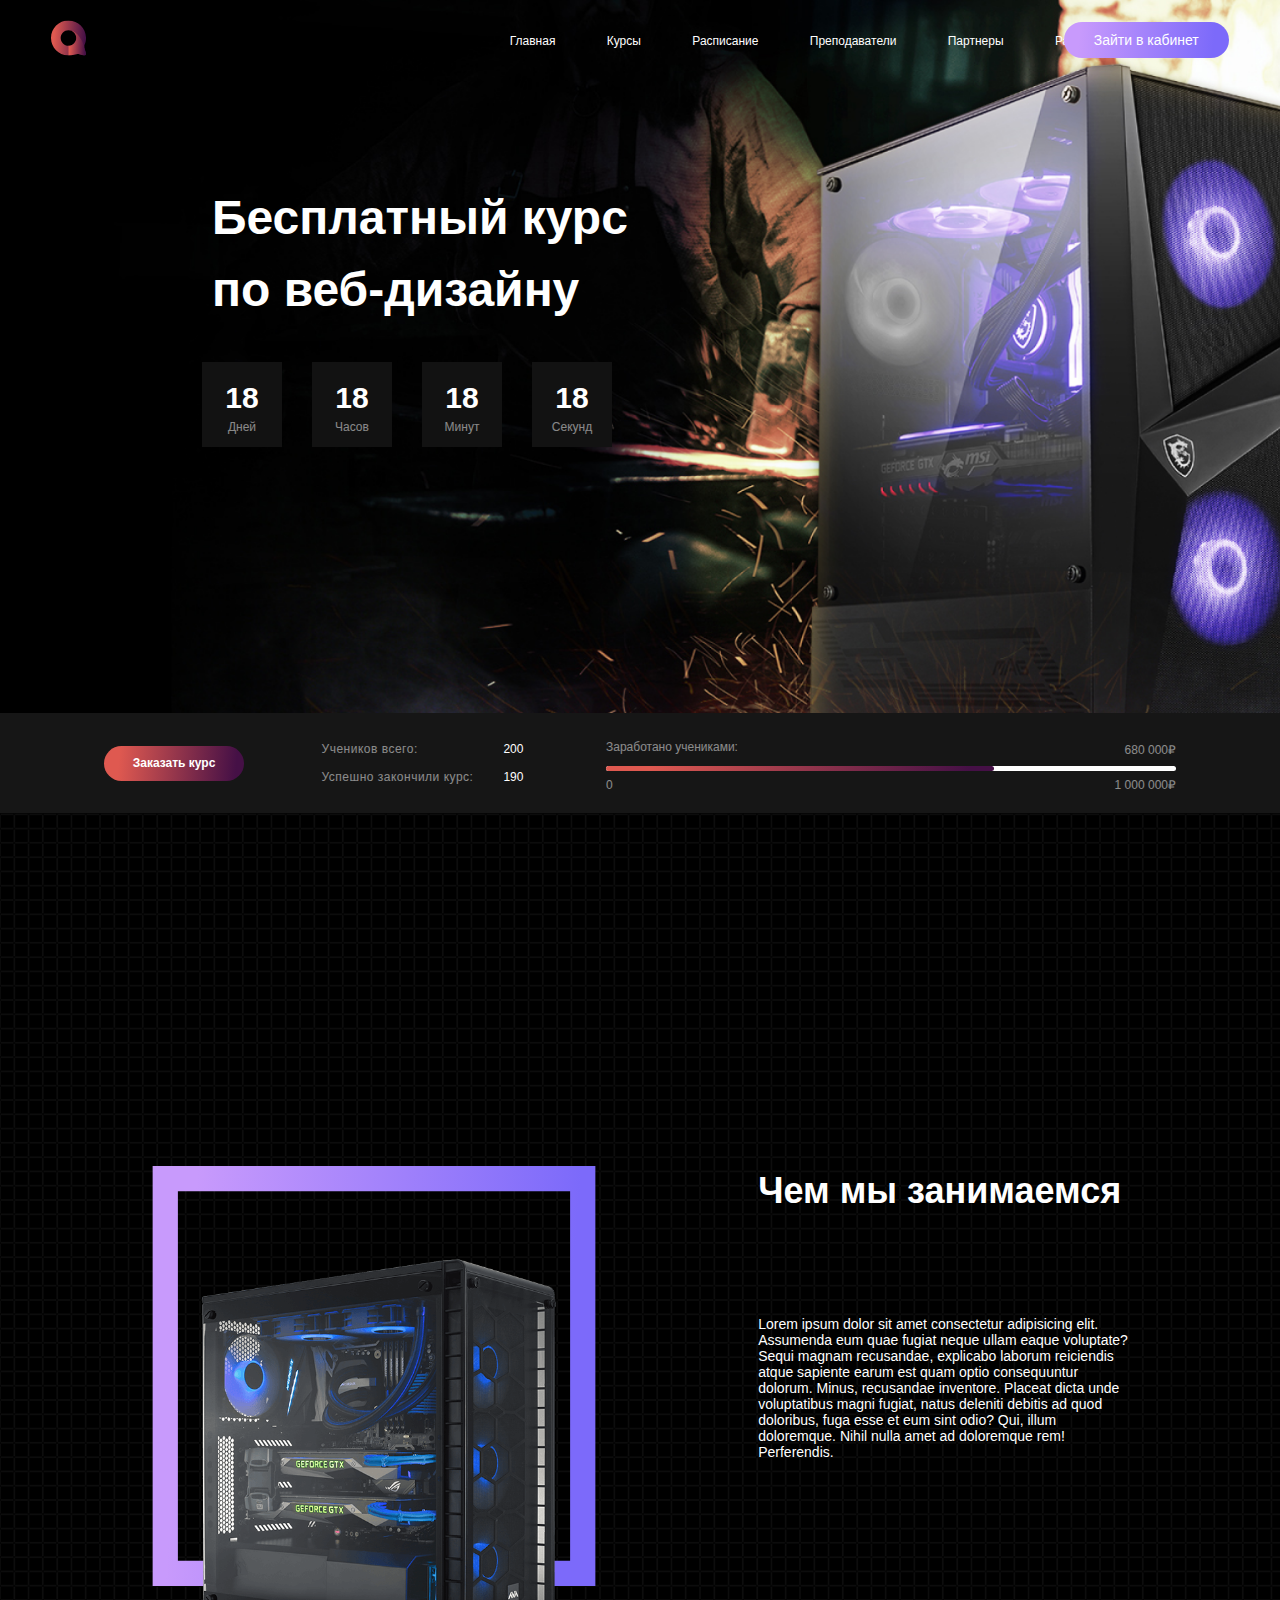
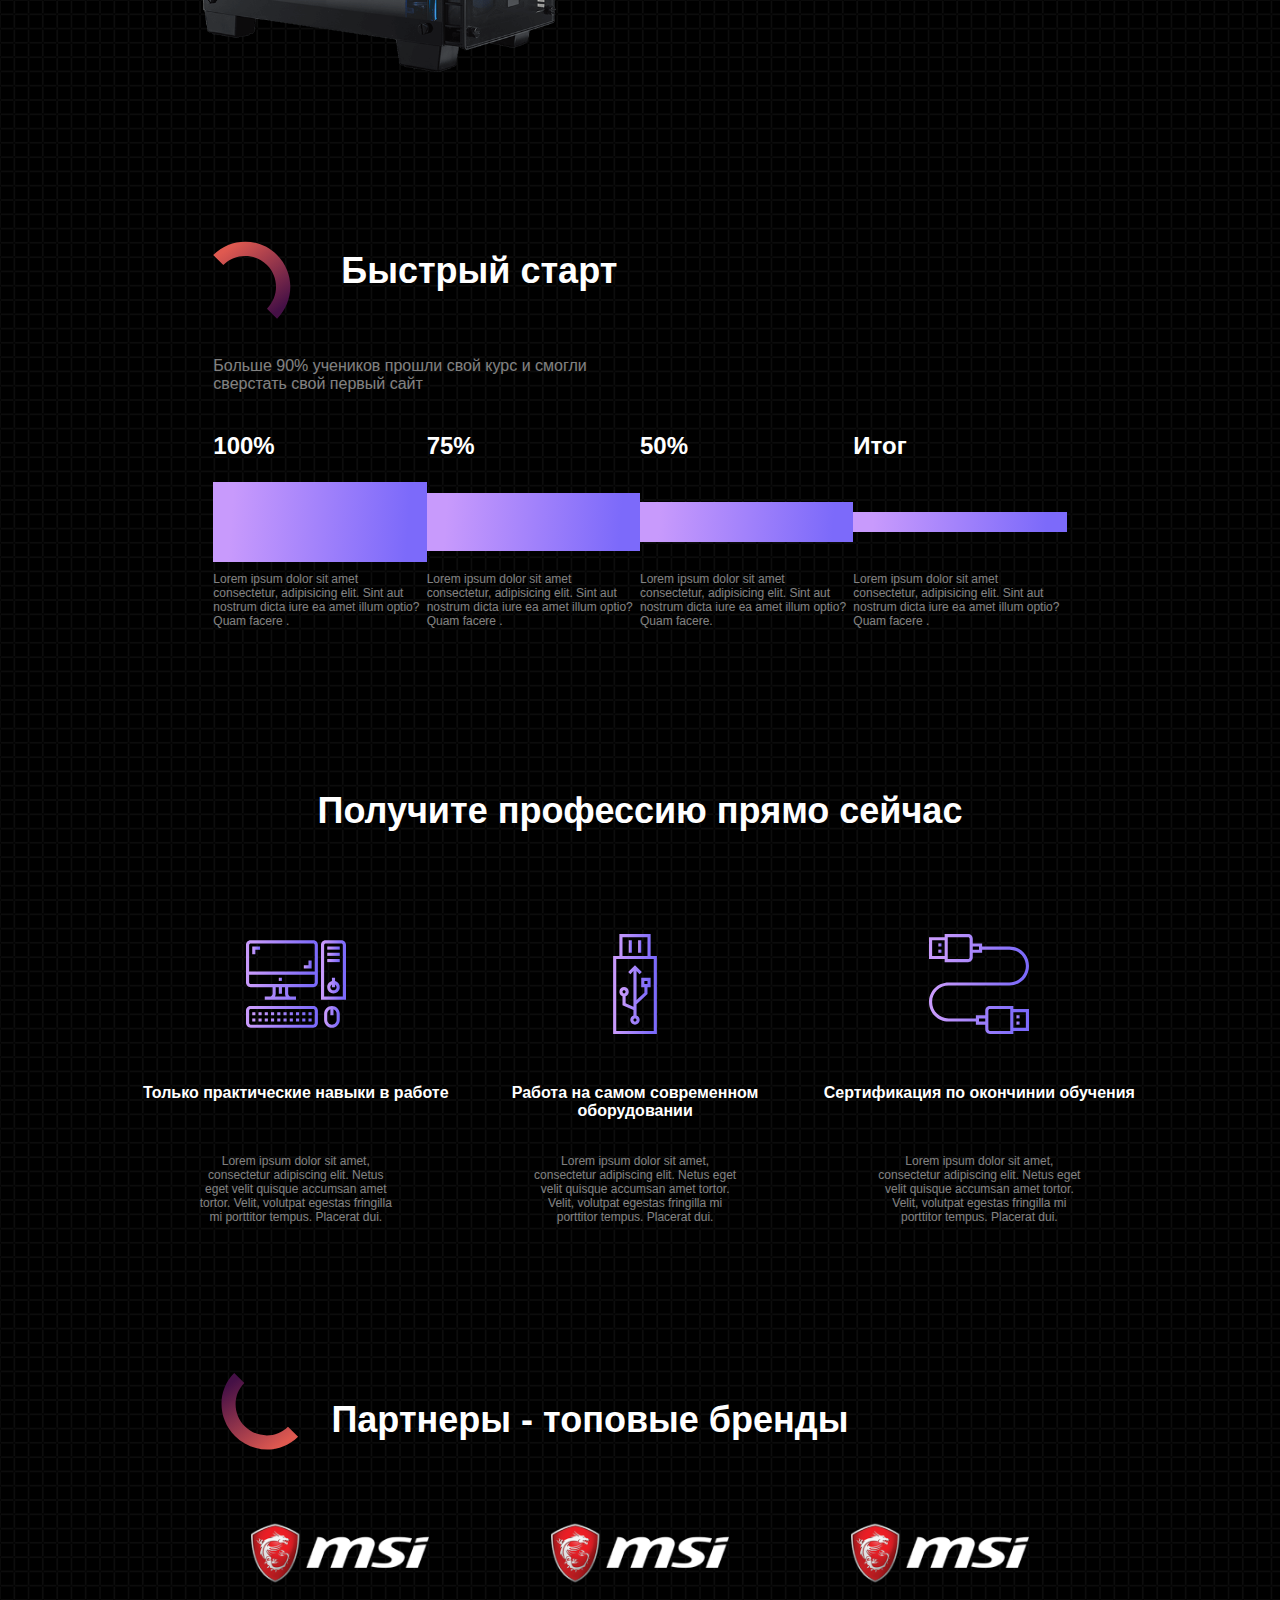
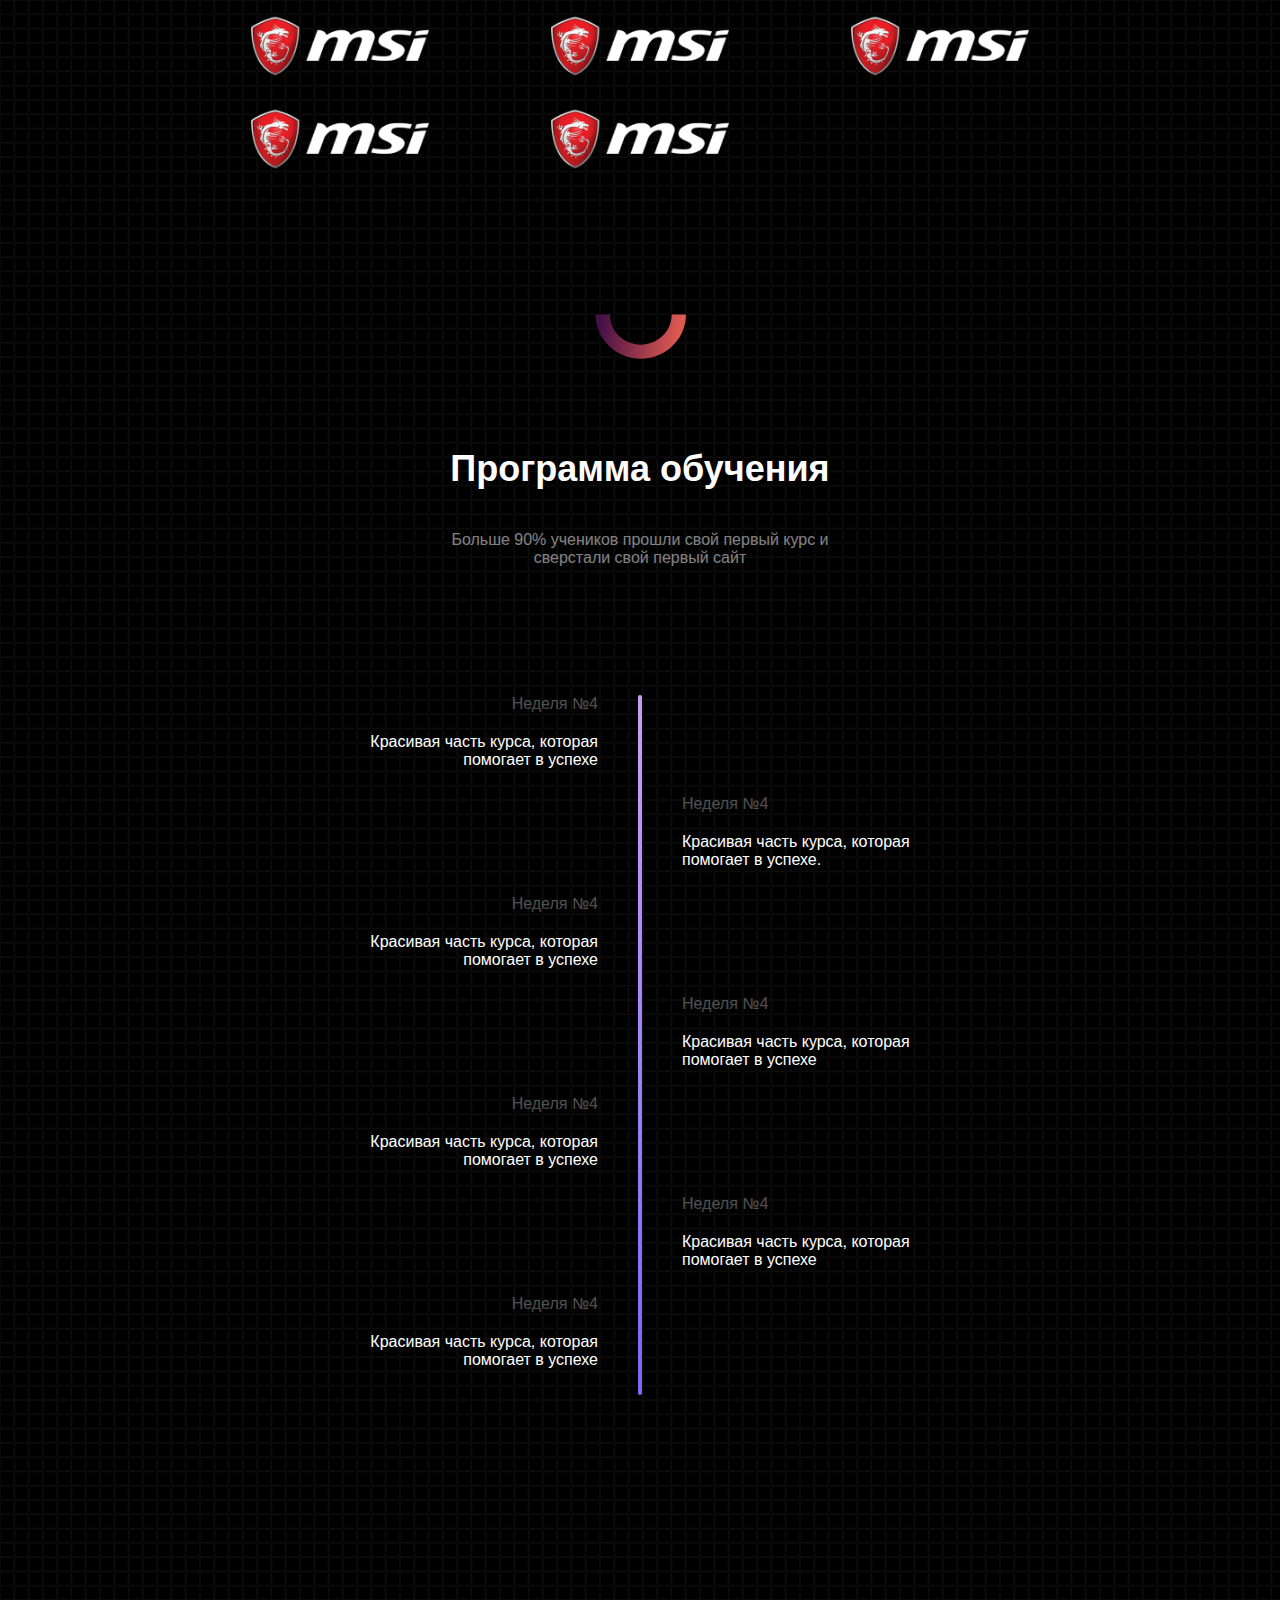
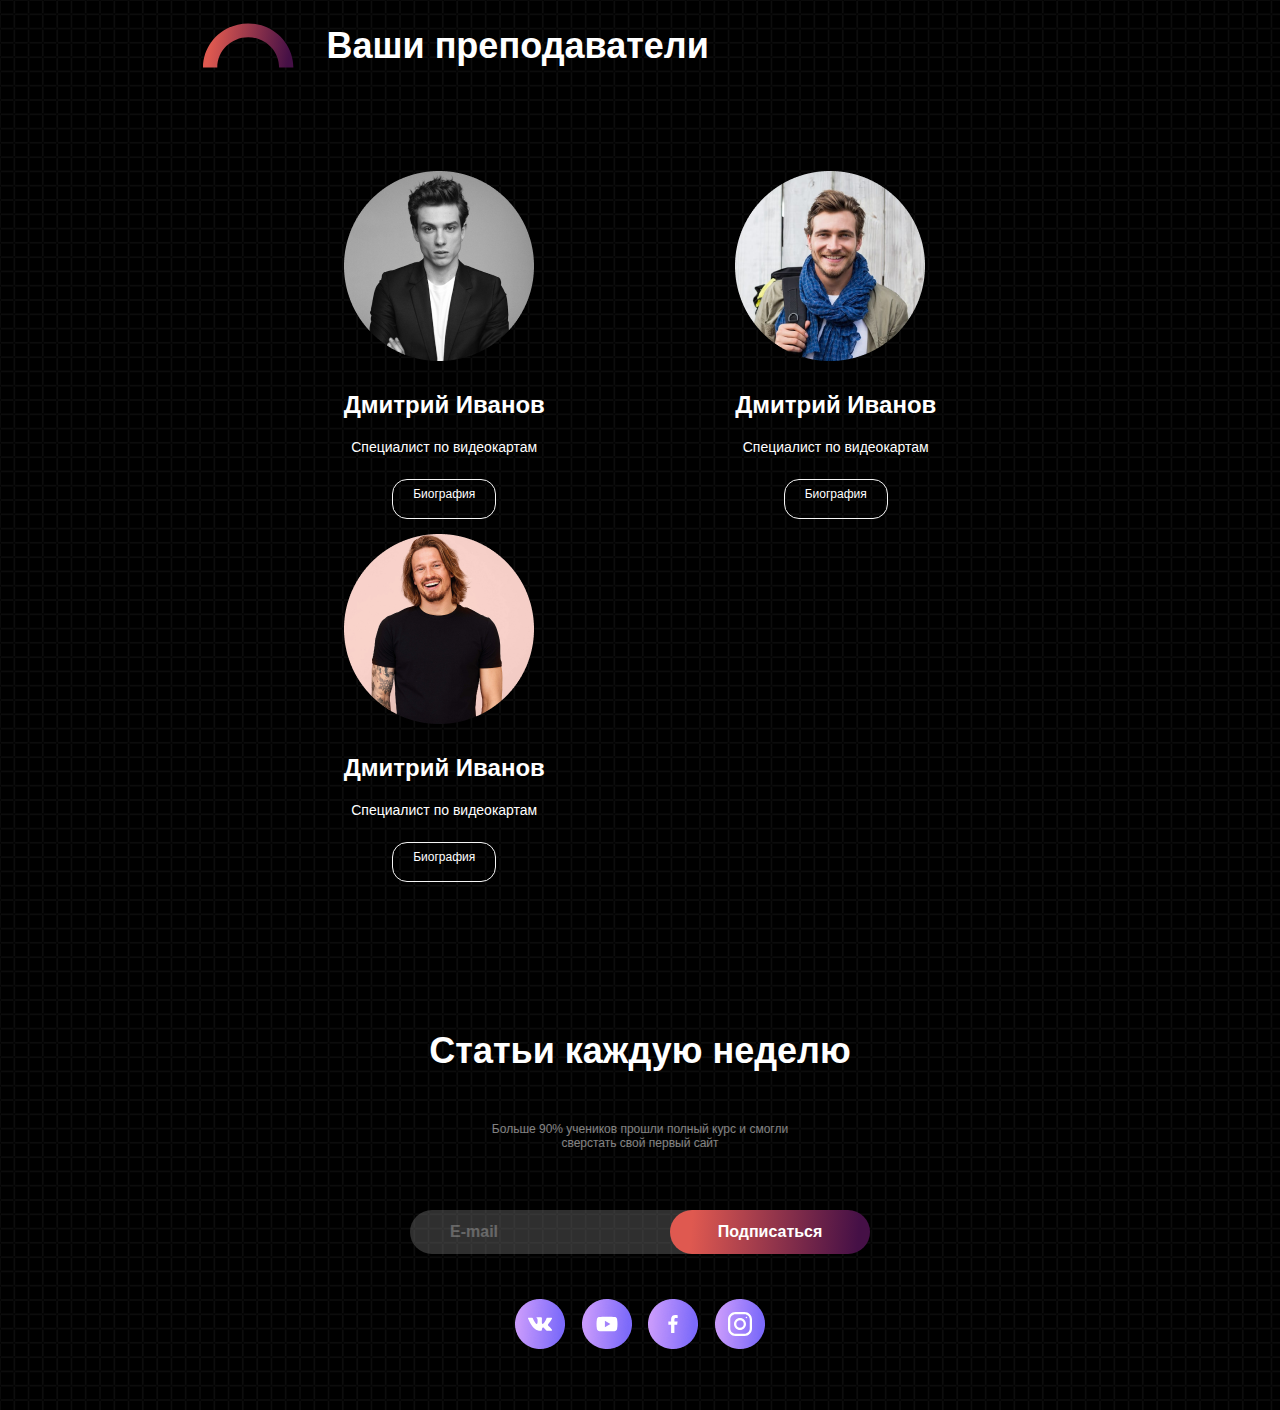
<file: index.html>
<!DOCTYPE html>
<html lang="en">
<head>
    <meta charset="UTF-8">
    <meta http-equiv="X-UA-Compatible" content="IE=edge">
    <meta name="viewport" content="width=device-width, initial-scale=1.0">
    <title>Курсовой проект</title>
    <link rel="stylesheet" href="css/main.css">
</head>
<body>
    <header>
    <div class="navbar">
        <div class="navbar_logo">
            <svg width="40" height="40" viewBox="0 0 40 40" fill="none" xmlns="http://www.w3.org/2000/svg">
                <g clip-path="url(#clip0_1_180)">
                <path d="M39.9023 37.3864L38.2047 31.3961C37.87 30.2157 37.9309 28.9531 38.4116 27.8244C39.525 25.2111 40.097 22.3149 39.9875 19.2726C39.6102 8.70975 30.9275 0.19135 20.3617 0.00272783C9.02913 -0.198063 -0.198124 9.0292 0.00266679 20.3617C0.191289 30.9276 8.70969 39.6103 19.2695 39.9875C21.9284 40.0818 24.4748 39.6559 26.8204 38.8041C28.6884 38.1256 30.7176 38.01 32.6282 38.5546L37.3802 39.9054C38.9166 40.3435 40.3373 38.9227 39.9023 37.3864ZM11.0644 19.9997C11.0644 15.0651 15.065 11.0645 19.9996 11.0645C24.9342 11.0645 28.9348 15.0651 28.9348 19.9997C28.9348 24.9343 24.9342 28.9349 19.9996 28.9349C15.065 28.9349 11.0644 24.9343 11.0644 19.9997Z" fill="url(#paint0_linear_1_180)"/>
                <path d="M37.8916 29.0203C37.8916 29.0203 37.8217 28.7982 37.6848 28.4027C36.62 25.3848 31.442 12.3181 21.2047 11.1499C25.5704 11.7371 28.9351 15.476 28.9351 19.9999C28.9351 24.9345 24.9345 28.9351 19.9999 28.9351V39.9969C22.3942 39.9969 24.6911 39.5801 26.8208 38.8073C28.6887 38.1289 30.7179 38.0133 32.6285 38.5579L37.3805 39.9086C38.9169 40.3437 40.3376 38.926 39.9026 37.3866L38.205 31.3963C38.0042 30.6936 37.9494 29.9573 38.0377 29.2424L37.8916 29.0203Z" fill="url(#paint1_linear_1_180)"/>
                </g>
                <defs>
                <linearGradient id="paint0_linear_1_180" x1="4.85168" y1="-0.000474682" x2="40.3752" y2="2.96995" gradientUnits="userSpaceOnUse">
                <stop stop-color="#DF5950"/>
                <stop offset="1" stop-color="#451046"/>
                </linearGradient>
                <linearGradient id="paint1_linear_1_180" x1="22.4238" y1="11.1499" x2="40.2335" y2="12.1815" gradientUnits="userSpaceOnUse">
                <stop stop-color="#DF5950"/>
                <stop offset="1" stop-color="#451046"/>
                </linearGradient>
                <clipPath id="clip0_1_180">
                <rect width="40" height="40" fill="white"/>
                </clipPath>
                </defs>
            </svg>
        </div>
        <div class="check_box">
            <div class="check-box_line"></div>
            <div class="check-box_line"></div>
            <div class="check-box_line"></div>
        </div>
        <div class="navbar_menu">
            <div class="menu_item"><a href="#">Главная</a></div>
            <div class="menu_item"><a href="#fastStart">Курсы</a></div>
            <div class="menu_item"><a href="#studingProgram">Расписание</a></div>
            <div class="menu_item"><a href="#teachers">Преподаватели</a></div>
            <div class="menu_item"><a href="#partners">Партнеры</a></div>
            <div class="menu_item"><a href="#footer">Рассылка</a></div>   
        </div>
        <div class="navbar_buttons">
            <a href="form.html" ><button class="header_button">Зайти в кабинет</button></a>
        </div>
    </div>
    <div class="header_title">
        <div class="header_text">
            <h1>Бесплатный курс по веб-дизайну</h1>
        </div>
        <div class="header_timer">
            <div class="time">
                <div class="timer_count">18</div>
                <div class="time_name">Дней</div>
            </div>
            <div class="time">
                <div class="timer_count">18</div>
                <div class="time_name">Часов</div>
            </div>
            <div class="time">
                <div class="timer_count">18</div>
                <div class="time_name">Минут</div>
            </div>
            <div class="time">
                <div class="timer_count">18</div>
                <div class="time_name">Секунд</div>
            </div>
        </div>
    </div>
    <div class="scroll-to-top" onclick="scrollTopTop()">
        <svg width="64px" height="64px" viewBox="0 0 64 64" version="1.1" xmlns="http://www.w3.org/2000/svg" xmlns:xlink="http://www.w3.org/1999/xlink" xmlns:sketch="http://www.bohemiancoding.com/sketch/ns">
            <desc>Created with Sketch.</desc>
            <defs></defs>
            <g id="Page-1" stroke="none" stroke-width="1" fill="none" fill-rule="evenodd" sketch:type="MSPage">
                <g id="Button-circle-triangle-up" sketch:type="MSLayerGroup" transform="translate(1.000000, 1.000000)" stroke="#6B6C6E" stroke-width="2">
                    <circle id="Oval" sketch:type="MSShapeGroup" cx="31" cy="31" r="31"></circle>
                    <path id="triangle" d="M31,5 C45.4,5 57,16.6 57,31" id="Shape" sketch:type="MSShapeGroup"></path>
                    <path id="triangle" d="M31,57 C16.6,57 5,45.4 5,31" id="Shape" sketch:type="MSShapeGroup"></path>
                    <path id="triangle" d="M42.3,37.9 C42.7,37.9 43.1,37.6 43.1,37.2 L32.7,21.7 C32.4,21.3 31.6,21 31.3,21 L31.3,21 C31.3,21 30,21.3 29.7,21.7 L19.1,37.2 C19.1,37.6 19.4,37.9 19.9,37.9 L42.3,37.9 L42.3,37.9 Z" id="Shape" sketch:type="MSShapeGroup"></path>
                </g>
            </g>
        </svg>
    </div>
    </header>
    <section class="main_screen_section">
        <div class="screen_section">
            <div class="main_screen_button">
                <a href="form.html">Заказать курс</a>
            </div>
            <div class="student_info" id="student_info">
                <div class="about">
                    <div class="students">Учеников всего:</div>
                    <div class="students">Успешно закончили курс:</div>
                </div>
                <div class="number">
                    <div class="first">200</div>
                    <div class="second">190</div>
                </div>
            </div>
            <div class="student_block">
                <div class="student_info">
                    <div class="__about">
                        <div class="students">Заработано учениками:</div>
                    </div>
                    <div class="blockNumber">
                        <div class="first">680 000&#8381</div>
                    </div>
                </div> 
                <div class="underBlock">
                    <div class="block"></div>
                </div>
                <div class="underBlock__info">
                    <div class="zero">
                        <p>0</p>
                    </div>
                    <div class="milion">
                        <p>1 000 000&#8381</p>
                    </div>
                </div>
            </div>
        </div>
    </section>
    <!-- next page -->
    <section class="second_section">
        <div class="aboutCompany">
            <div class="square"><svg width="450" height="420" viewBox="0 0 526 499" fill="none" xmlns="http://www.w3.org/2000/svg">
                <rect x="15" y="15" width="496" height="469" stroke="url(#paint0_linear_1_188)" stroke-width="30"/>
                <defs>
                <linearGradient id="paint0_linear_1_188" x1="53.7624" y1="-5.42065e-05" x2="507.192" y2="35.6262" gradientUnits="userSpaceOnUse">
                <stop stop-color="#C89AFC"/>
                <stop offset="1" stop-color="#7C6AFA"/>
                </linearGradient>
                </defs>
                </svg>
            </div>
            <div class="computer">
                <img src="photo/computer.png" alt="please, wait">
            </div>
            <div class="second_section_inner">
                <div class="second_section_inner_header">
                    <h1>Чем мы занимаемся</h1>
                </div>
                <div class="second_section_inner_paragraph">
                    <p>
                        Lorem ipsum dolor sit amet consectetur adipisicing elit. Assumenda eum quae fugiat neque ullam eaque voluptate? Sequi magnam recusandae, explicabo laborum reiciendis atque sapiente earum est quam optio consequuntur dolorum.
                        Minus, recusandae inventore. Placeat dicta unde voluptatibus magni fugiat, natus deleniti debitis ad quod doloribus, fuga esse et eum sint odio? Qui, illum doloremque. Nihil nulla amet ad doloremque rem!
                        Perferendis.
                    </p>
                </div>
            </div>
        </div>
    </section>
        <!-- after images -->
    <section class="fastStart" id="fastStart">
            <div class="fastStart_header">
                <svg width="96" height="96" viewBox="0 0 96 96" fill="none" xmlns="http://www.w3.org/2000/svg">
                <path fill-rule="evenodd" clip-rule="evenodd" d="M53.9903 42.0097C41.9256 29.945 22.3649 29.945 10.3002 42.0097L0.217908 31.9273C17.8509 14.2944 46.4396 14.2944 64.0726 31.9273C81.7056 49.5603 81.7056 78.149 64.0726 95.782L53.9903 85.6997C66.055 73.635 66.055 54.0743 53.9903 42.0097Z" fill="url(#paint0_linear_1_11)"/>
                <defs>
                <linearGradient id="paint0_linear_1_11" x1="39.8909" y1="7.74569" x2="86.1507" y2="72.5852" gradientUnits="userSpaceOnUse">
                <stop stop-color="#DF5950"/>
                <stop offset="1" stop-color="#451046"/>
                </linearGradient>
                </defs>
                </svg>
                <h1>Быстрый старт</h1>
            </div>
            <div class="fastStart_title">
                <p>Больше 90% учеников прошли свой курс и смогли сверстать свой первый сайт</p>
            </div>
                <div class="fastStart_constructor">
                    <div class="block1_constructor">
                        <h1>100%</h1>
                        <div class="block1_rect"></div>
                        <p>Lorem ipsum dolor sit amet consectetur, adipisicing elit. Sint aut nostrum dicta iure ea amet illum optio? Quam facere .</p>
                    </div>
                    <div class="block2_constructor">
                        <h1>75%</h1>
                        <div class="block2_rect"></div>
                        <p>Lorem ipsum dolor sit amet consectetur, adipisicing elit. Sint aut nostrum dicta iure ea amet illum optio? Quam facere .</p>
                    </div>
                    <div class="block3_constructor">
                        <h1>50%</h1>
                        <div class="block3_rect"></div>
                        <p>Lorem ipsum dolor sit amet consectetur, adipisicing elit. Sint aut nostrum dicta iure ea amet illum optio? Quam facere.</p>
                    </div>
                    <div class="block4_constructor">
                        <h1>Итог</h1>
                        <div class="block4_rect"></div>
                        <p>Lorem ipsum dolor sit amet consectetur, adipisicing elit. Sint aut nostrum dicta iure ea amet illum optio? Quam facere .</p>
                    </div>
                </div>

    </section>
         <!-- after fast start -->
    <section class="getProfession" id="getProfession">
            <div class="getProfession_header">
                <h1>Получите профессию прямо сейчас</h1>
            </div>
            <div class="getProfession_constructor">
                <div class="block1">
                    <div class="svgPicture"><svg width="100" height="100" viewBox="0 0 100 100" fill="none" xmlns="http://www.w3.org/2000/svg">
                        <path d="M9.375 20.3125H6.25V12.5H14.0625V15.625H9.375V20.3125Z" fill="url(#paint0_linear_1_198)"/>
                        <path d="M65.625 81.25H62.5V78.125H65.625V81.25ZM59.375 81.25H56.25V78.125H59.375V81.25ZM53.125 81.25H50V78.125H53.125V81.25ZM46.875 81.25H43.75V78.125H46.875V81.25ZM40.625 81.25H37.5V78.125H40.625V81.25ZM34.375 81.25H31.25V78.125H34.375V81.25ZM28.125 81.25H25V78.125H28.125V81.25ZM21.875 81.25H18.75V78.125H21.875V81.25ZM15.625 81.25H12.5V78.125H15.625V81.25ZM9.375 81.25H6.25V78.125H9.375V81.25Z" fill="url(#paint1_linear_1_198)"/>
                        <path d="M65.625 87.5H62.5V84.375H65.625V87.5ZM59.375 87.5H56.25V84.375H59.375V87.5ZM53.125 87.5H50V84.375H53.125V87.5ZM46.875 87.5H43.75V84.375H46.875V87.5ZM40.625 87.5H37.5V84.375H40.625V87.5ZM34.375 87.5H31.25V84.375H34.375V87.5ZM28.125 87.5H25V84.375H28.125V87.5ZM21.875 87.5H18.75V84.375H21.875V87.5ZM15.625 87.5H12.5V84.375H15.625V87.5ZM9.375 87.5H6.25V84.375H9.375V87.5Z" fill="url(#paint2_linear_1_198)"/>
                        <path d="M81.25 12.5H93.75V15.625H81.25V12.5Z" fill="url(#paint3_linear_1_198)"/>
                        <path d="M81.25 18.75H93.75V21.875H81.25V18.75Z" fill="url(#paint4_linear_1_198)"/>
                        <path d="M81.25 25H93.75V28.125H81.25V25Z" fill="url(#paint5_linear_1_198)"/>
                        <path d="M65.625 34.375H57.8125V31.25H62.5V26.5625H65.625V34.375Z" fill="url(#paint6_linear_1_198)"/>
                        <path d="M95.3125 6.25H79.6875C77.0988 6.25 75 8.34885 75 10.9375V65.625H100V10.9375C100 8.34885 97.9012 6.25 95.3125 6.25ZM96.875 62.5H78.125V10.9375C78.125 10.0746 78.8246 9.375 79.6875 9.375H95.3125C96.1754 9.375 96.875 10.0746 96.875 10.9375V62.5Z" fill="url(#paint7_linear_1_198)"/>
                        <path d="M67.1875 71.875H4.6875C2.09885 71.875 0 73.9738 0 76.5625V89.0625C0 91.6512 2.09885 93.75 4.6875 93.75H67.1875C69.7762 93.75 71.875 91.6512 71.875 89.0625V76.5625C71.875 73.9738 69.7762 71.875 67.1875 71.875ZM68.75 89.0625C68.75 89.9254 68.0504 90.625 67.1875 90.625H4.6875C3.82462 90.625 3.125 89.9254 3.125 89.0625V76.5625C3.125 75.6996 3.82462 75 4.6875 75H67.1875C68.0504 75 68.75 75.6996 68.75 76.5625V89.0625Z" fill="url(#paint8_linear_1_198)"/>
                        <path d="M85.9375 71.875C81.6246 71.8803 78.1303 75.3746 78.125 79.6875V85.9375C78.125 90.2519 81.6231 93.75 85.9375 93.75C90.2519 93.75 93.75 90.2519 93.75 85.9375V79.6875C93.7447 75.3746 90.2504 71.8803 85.9375 71.875ZM90.625 85.9375C90.625 88.5262 88.5262 90.625 85.9375 90.625C83.3488 90.625 81.25 88.5262 81.25 85.9375V79.6875C81.2584 77.7084 82.5088 75.9476 84.375 75.2876V81.25H87.5V75.2876C89.3662 75.9476 90.6166 77.7084 90.625 79.6875V85.9375Z" fill="url(#paint9_linear_1_198)"/>
                        <path d="M67.1875 6.25H4.6875C2.09885 6.25 0 8.34885 0 10.9375V48.4375C0 51.0262 2.09885 53.125 4.6875 53.125H26.5625V59.6359C26.561 61.2167 25.2792 62.4985 23.6984 62.5H18.75V65.625H50V62.5H45.0516C43.4708 62.4985 42.189 61.2167 42.1875 59.6359V53.125H67.1875C69.7762 53.125 71.875 51.0262 71.875 48.4375V10.9375C71.875 8.34885 69.7762 6.25 67.1875 6.25ZM28.9566 62.5C29.4373 61.6219 29.689 60.6369 29.6875 59.6359V53.125H32.8125V59.7656H35.9375V53.125H39.0625V59.6359C39.061 60.6369 39.3127 61.6219 39.7934 62.5H28.9566ZM68.75 48.4375C68.75 49.3004 68.0504 50 67.1875 50H4.6875C3.82462 50 3.125 49.3004 3.125 48.4375V40.625H68.75V48.4375ZM68.75 37.5H3.125V10.9375C3.125 10.0746 3.82462 9.375 4.6875 9.375H67.1875C68.0504 9.375 68.75 10.0746 68.75 10.9375V37.5Z" fill="url(#paint10_linear_1_198)"/>
                        <path d="M89.0622 47.097V43.75H85.9372V47.097C82.8901 47.8836 80.9026 50.8141 81.2993 53.936C81.6961 57.058 84.3526 59.3987 87.4997 59.3987C90.6469 59.3987 93.3034 57.058 93.7001 53.936C94.0969 50.8141 92.1094 47.8836 89.0622 47.097V47.097ZM87.4997 56.25C86.0875 56.2538 84.8493 55.307 84.4831 53.9429C84.1169 52.5787 84.7135 51.1391 85.9372 50.4341V53.125H89.0622V50.4341C90.286 51.1391 90.8826 52.5787 90.5164 53.9429C90.1502 55.307 88.9119 56.2538 87.4997 56.25Z" fill="url(#paint11_linear_1_198)"/>
                        <path d="M32.8125 43.75H35.9375V46.875H32.8125V43.75Z" fill="url(#paint12_linear_1_198)"/>
                        <defs>
                        <linearGradient id="paint0_linear_1_198" x1="7.04852" y1="12.5" x2="13.7873" y2="13.0023" gradientUnits="userSpaceOnUse">
                        <stop stop-color="#C89AFC"/>
                        <stop offset="1" stop-color="#7C6AFA"/>
                        </linearGradient>
                        <linearGradient id="paint1_linear_1_198" x1="12.3187" y1="78.125" x2="29.4528" y2="102.391" gradientUnits="userSpaceOnUse">
                        <stop stop-color="#C89AFC"/>
                        <stop offset="1" stop-color="#7C6AFA"/>
                        </linearGradient>
                        <linearGradient id="paint2_linear_1_198" x1="12.3187" y1="84.375" x2="29.4528" y2="108.641" gradientUnits="userSpaceOnUse">
                        <stop stop-color="#C89AFC"/>
                        <stop offset="1" stop-color="#7C6AFA"/>
                        </linearGradient>
                        <linearGradient id="paint3_linear_1_198" x1="82.5276" y1="12.5" x2="92.4845" y2="15.4686" gradientUnits="userSpaceOnUse">
                        <stop stop-color="#C89AFC"/>
                        <stop offset="1" stop-color="#7C6AFA"/>
                        </linearGradient>
                        <linearGradient id="paint4_linear_1_198" x1="82.5276" y1="18.75" x2="92.4845" y2="21.7186" gradientUnits="userSpaceOnUse">
                        <stop stop-color="#C89AFC"/>
                        <stop offset="1" stop-color="#7C6AFA"/>
                        </linearGradient>
                        <linearGradient id="paint5_linear_1_198" x1="82.5276" y1="25" x2="92.4845" y2="27.9686" gradientUnits="userSpaceOnUse">
                        <stop stop-color="#C89AFC"/>
                        <stop offset="1" stop-color="#7C6AFA"/>
                        </linearGradient>
                        <linearGradient id="paint6_linear_1_198" x1="58.611" y1="26.5625" x2="65.3498" y2="27.0648" gradientUnits="userSpaceOnUse">
                        <stop stop-color="#C89AFC"/>
                        <stop offset="1" stop-color="#7C6AFA"/>
                        </linearGradient>
                        <linearGradient id="paint7_linear_1_198" x1="77.5552" y1="6.24999" x2="99.2178" y2="6.92986" gradientUnits="userSpaceOnUse">
                        <stop stop-color="#C89AFC"/>
                        <stop offset="1" stop-color="#7C6AFA"/>
                        </linearGradient>
                        <linearGradient id="paint8_linear_1_198" x1="7.34634" y1="71.875" x2="66.1598" y2="86.279" gradientUnits="userSpaceOnUse">
                        <stop stop-color="#C89AFC"/>
                        <stop offset="1" stop-color="#7C6AFA"/>
                        </linearGradient>
                        <linearGradient id="paint9_linear_1_198" x1="79.722" y1="71.875" x2="93.2361" y2="72.5945" gradientUnits="userSpaceOnUse">
                        <stop stop-color="#C89AFC"/>
                        <stop offset="1" stop-color="#7C6AFA"/>
                        </linearGradient>
                        <linearGradient id="paint10_linear_1_198" x1="7.34634" y1="6.24999" x2="69.1841" y2="11.8296" gradientUnits="userSpaceOnUse">
                        <stop stop-color="#C89AFC"/>
                        <stop offset="1" stop-color="#7C6AFA"/>
                        </linearGradient>
                        <linearGradient id="paint11_linear_1_198" x1="82.5268" y1="43.75" x2="93.3316" y2="44.3934" gradientUnits="userSpaceOnUse">
                        <stop stop-color="#C89AFC"/>
                        <stop offset="1" stop-color="#7C6AFA"/>
                        </linearGradient>
                        <linearGradient id="paint12_linear_1_198" x1="33.1319" y1="43.75" x2="35.8274" y2="43.9509" gradientUnits="userSpaceOnUse">
                        <stop stop-color="#C89AFC"/>
                        <stop offset="1" stop-color="#7C6AFA"/>
                        </linearGradient>
                        </defs>
                        </svg>
                    </div>
                    <h2>Только практические навыки в работе</h2>
                    <p>Lorem ipsum dolor sit amet, consectetur adipiscing elit. Netus eget velit quisque accumsan amet tortor. Velit, volutpat egestas fringilla mi porttitor tempus. Placerat dui.</p>
                </div>
                <div class="block2">
                    <div class="svgPicture"><svg width="100" height="100" viewBox="0 0 100 100" fill="none" xmlns="http://www.w3.org/2000/svg">
                        <path d="M43.75 6.25H46.875V18.75H43.75V6.25Z" fill="url(#paint0_linear_1_212)"/>
                        <path d="M53.125 6.25H56.25V18.75H53.125V6.25Z" fill="url(#paint1_linear_1_212)"/>
                        <path d="M65.625 21.875V0H34.375V21.875H28.125V100H71.875V21.875H65.625ZM37.5 3.125H62.5V21.875H37.5V3.125ZM68.75 96.875H31.25V25H68.75V96.875Z" fill="url(#paint2_linear_1_212)"/>
                        <path d="M37.4999 62.2124V71.3425L48.4374 76.03V81.5376C46.2852 82.2983 44.9935 84.4994 45.3795 86.7493C45.7656 88.9999 47.7172 90.6441 49.9999 90.6441C52.2826 90.6441 54.2342 88.9999 54.6203 86.7493C55.0063 84.4994 53.7147 82.2983 51.5624 81.5376V70.2126L62.4999 60.0563V53.125H65.6249V43.75H56.2499V53.125H59.3749V58.6922L51.5624 65.9485V37.1094L54.6203 40.1672L56.8297 37.9578L49.9999 31.1279L43.1701 37.9578L45.3795 40.1672L48.4374 37.1094V72.6311L40.6249 69.2825V62.2124C42.7772 61.4517 44.0688 59.2506 43.6828 57.0007C43.2967 54.7501 41.3451 53.1059 39.0624 53.1059C36.7797 53.1059 34.8281 54.7501 34.4421 57.0007C34.056 59.2506 35.3477 61.4517 37.4999 62.2124V62.2124ZM59.3749 46.875H62.4999V50H59.3749V46.875ZM49.9999 84.375C50.8628 84.375 51.5624 85.0746 51.5624 85.9375C51.5624 86.8004 50.8628 87.5 49.9999 87.5C49.137 87.5 48.4374 86.8004 48.4374 85.9375C48.4374 85.0746 49.137 84.375 49.9999 84.375ZM39.0624 56.25C39.9253 56.25 40.6249 56.9496 40.6249 57.8125C40.6249 58.6754 39.9253 59.375 39.0624 59.375C38.1995 59.375 37.4999 58.6754 37.4999 57.8125C37.4999 56.9496 38.1995 56.25 39.0624 56.25Z" fill="url(#paint3_linear_1_212)"/>
                        <defs>
                        <linearGradient id="paint0_linear_1_212" x1="44.0694" y1="6.25" x2="46.779" y2="6.30049" gradientUnits="userSpaceOnUse">
                        <stop stop-color="#C89AFC"/>
                        <stop offset="1" stop-color="#7C6AFA"/>
                        </linearGradient>
                        <linearGradient id="paint1_linear_1_212" x1="53.4444" y1="6.25" x2="56.154" y2="6.30049" gradientUnits="userSpaceOnUse">
                        <stop stop-color="#C89AFC"/>
                        <stop offset="1" stop-color="#7C6AFA"/>
                        </linearGradient>
                        <linearGradient id="paint2_linear_1_212" x1="32.5967" y1="-1.0863e-05" x2="70.5032" y2="1.23613" gradientUnits="userSpaceOnUse">
                        <stop stop-color="#C89AFC"/>
                        <stop offset="1" stop-color="#7C6AFA"/>
                        </linearGradient>
                        <linearGradient id="paint3_linear_1_212" x1="37.5683" y1="31.1279" x2="64.6323" y2="32.1872" gradientUnits="userSpaceOnUse">
                        <stop stop-color="#C89AFC"/>
                        <stop offset="1" stop-color="#7C6AFA"/>
                        </linearGradient>
                        </defs>
                        </svg>
                    </div>
                    <h2>Работа на самом современном оборудовании</h2>
                    <p>Lorem ipsum dolor sit amet, consectetur adipiscing elit. Netus eget velit quisque accumsan amet tortor. Velit, volutpat egestas fringilla mi porttitor tempus. Placerat dui.</p>
                </div>
                <div class="block3">
                    <div class="svgPicture"><svg width="100" height="100" viewBox="0 0 100 100" fill="none" xmlns="http://www.w3.org/2000/svg">
                        <g clip-path="url(#clip0_1_217)">
                        <path d="M9.375 9.375H12.5V12.5H9.375V9.375Z" fill="url(#paint0_linear_1_217)"/>
                        <path d="M9.375 15.625H12.5V18.75H9.375V15.625Z" fill="url(#paint1_linear_1_217)"/>
                        <path d="M87.5 81.25H90.625V84.375H87.5V81.25Z" fill="url(#paint2_linear_1_217)"/>
                        <path d="M87.5 87.5H90.625V90.625H87.5V87.5Z" fill="url(#paint3_linear_1_217)"/>
                        <path d="M84.375 71.875H60.9375C58.3488 71.875 56.25 73.9738 56.25 76.5625V81.25H46.875V84.375H19.5312C10.4706 84.375 3.125 77.0294 3.125 67.9688C3.125 58.9081 10.4706 51.5625 19.5312 51.5625H80.4688C91.2552 51.5625 100 42.8177 100 32.0312C100 21.2448 91.2552 12.5 80.4688 12.5H53.125V9.375H43.75V4.6875C43.75 2.09885 41.6512 0 39.0625 0H15.625V3.125H0V25H15.625V28.125H39.0625C41.6512 28.125 43.75 26.0262 43.75 23.4375V18.75H53.125V15.625H80.4688C89.5294 15.625 96.875 22.9706 96.875 32.0312C96.875 41.0919 89.5294 48.4375 80.4688 48.4375H19.5312C8.74481 48.4375 0 57.1823 0 67.9688C0 78.7552 8.74481 87.5 19.5312 87.5H46.875V90.625H56.25V95.3125C56.25 97.9012 58.3488 100 60.9375 100H84.375V96.875H100V75H84.375V71.875ZM15.625 21.875H3.125V6.25H15.625V21.875ZM40.625 9.375V23.4375C40.625 24.3004 39.9254 25 39.0625 25H18.75V3.125H39.0625C39.9254 3.125 40.625 3.82462 40.625 4.6875V9.375ZM50 15.625H43.75V12.5H50V15.625ZM56.25 87.5H50V84.375H56.25V87.5ZM81.25 96.875H60.9375C60.0746 96.875 59.375 96.1754 59.375 95.3125V76.5625C59.375 75.6996 60.0746 75 60.9375 75H81.25V96.875ZM96.875 78.125V93.75H84.375V78.125H96.875Z" fill="url(#paint4_linear_1_217)"/>
                        </g>
                        <defs>
                        <linearGradient id="paint0_linear_1_217" x1="9.69441" y1="9.375" x2="12.3899" y2="9.57592" gradientUnits="userSpaceOnUse">
                        <stop stop-color="#C89AFC"/>
                        <stop offset="1" stop-color="#7C6AFA"/>
                        </linearGradient>
                        <linearGradient id="paint1_linear_1_217" x1="9.69441" y1="15.625" x2="12.3899" y2="15.8259" gradientUnits="userSpaceOnUse">
                        <stop stop-color="#C89AFC"/>
                        <stop offset="1" stop-color="#7C6AFA"/>
                        </linearGradient>
                        <linearGradient id="paint2_linear_1_217" x1="87.8194" y1="81.25" x2="90.5149" y2="81.4509" gradientUnits="userSpaceOnUse">
                        <stop stop-color="#C89AFC"/>
                        <stop offset="1" stop-color="#7C6AFA"/>
                        </linearGradient>
                        <linearGradient id="paint3_linear_1_217" x1="87.8194" y1="87.5" x2="90.5149" y2="87.7009" gradientUnits="userSpaceOnUse">
                        <stop stop-color="#C89AFC"/>
                        <stop offset="1" stop-color="#7C6AFA"/>
                        </linearGradient>
                        <linearGradient id="paint4_linear_1_217" x1="10.221" y1="-1.0863e-05" x2="96.4773" y2="6.42932" gradientUnits="userSpaceOnUse">
                        <stop stop-color="#C89AFC"/>
                        <stop offset="1" stop-color="#7C6AFA"/>
                        </linearGradient>
                        <clipPath id="clip0_1_217">
                        <rect width="100" height="100" fill="white"/>
                        </clipPath>
                        </defs>
                        </svg> 
                    </div>
                    <h2>Сертификация по окончинии обучения</h2>
                    <p>Lorem ipsum dolor sit amet, consectetur adipiscing elit. Netus eget velit quisque accumsan amet tortor. Velit, volutpat egestas fringilla mi porttitor tempus. Placerat dui.</p>
                </div>
            </div>
    </section>
         <!-- after getProfession -->
    <section class="partners" id="partners">
            <div class="partners_header">
                <svg width="96" height="96" viewBox="0 0 96 96" fill="none" xmlns="http://www.w3.org/2000/svg">
                    <path fill-rule="evenodd" clip-rule="evenodd" d="M41.7856 54.2144C53.8503 66.2791 73.1937 66.4964 84.9903 54.6998L95.0726 64.7822C77.8314 82.0233 49.5604 81.7056 31.9274 64.0727C14.2944 46.4397 13.9767 18.1686 31.2179 0.92749L41.3002 11.0098C29.5036 22.8064 29.721 42.1497 41.7856 54.2144Z" fill="url(#paint0_linear_1_29)"/>
                    <defs>
                    <linearGradient id="paint0_linear_1_29" x1="56.1091" y1="88.2543" x2="10.1179" y2="23.2849" gradientUnits="userSpaceOnUse">
                    <stop stop-color="#DF5950"/>
                    <stop offset="1" stop-color="#451046"/>
                    </linearGradient>
                    </defs>
                    </svg>
                <h1>Партнеры - топовые бренды</h1>
            </div>
            <div class="partners_constructor">
                <div class="partner a"><img src="photo/logo.png" alt=""></div>
                <div class="partner b"><img src="photo/logo.png" alt=""></div>
                <div class="partner c"><img src="photo/logo.png" alt=""></div>
                <div class="partner d"><img src="photo/logo.png" alt=""></div>
                <div class="partner e"><img src="photo/logo.png" alt=""></div>
                <div class="partner f"><img src="photo/logo.png" alt=""></div>
                <div class="partner g"><img src="photo/logo.png" alt=""></div>
                <div class="partner h"><img src="photo/logo.png" alt=""></div>
         </div>
    </section>
         <!-- after partners -->
        <section class="studingProgram" id="studingProgram">
            <svg width="91" height="45" viewBox="0 0 91 45" fill="none" xmlns="http://www.w3.org/2000/svg">
                <path fill-rule="evenodd" clip-rule="evenodd" d="M45.8026 30.7087C62.8646 30.7086 76.6961 17.1845 76.6961 0.50163L90.9547 0.501624C90.9547 24.8843 70.7394 44.6503 45.8026 44.6503C20.8658 44.6504 0.650496 24.8843 0.650503 0.501662L14.9091 0.501656C14.9091 17.1845 28.7406 30.7087 45.8026 30.7087Z" fill="url(#paint0_linear_1_49)"/>
                <defs>
                <linearGradient id="paint0_linear_1_49" x1="80.0006" y1="44.6503" x2="1.53969" y2="31.2307" gradientUnits="userSpaceOnUse">
                <stop stop-color="#DF5950"/>
                <stop offset="1" stop-color="#451046"/>
                </linearGradient>
                </defs>
            </svg>
            <div class="studingProgram_title">
                <h1>Программа обучения</h1>
                <p>Больше 90% учеников прошли свой первый курс и сверстали свой первый сайт</p>
            </div>
            <div class="studingProgram_constructor">
                <div class="card" style="grid-area: a; text-align: right;">
                    <div class="card_inner">
                        <h4>Неделя №4</h4>
                        <p>Красивая часть курса, которая помогает в успехе</p>
                    </div>
                </div>
                <div class="card" style="grid-area: f; text-align: left;">
                    <div class="card_inner">
                        <h4>Неделя №4</h4>
                        <p>Красивая часть курса, которая помогает в успехе. </p>
                    </div>
                </div>
                <div class="card" style="grid-area: g; text-align: right;">
                    <div class="card_inner">
                        <h4>Неделя №4</h4>
                        <p>Красивая часть курса, которая помогает в успехе</p>
                    </div>
                </div>
                <div class="card" style="grid-area: l; text-align: left;">
                    <div class="card_inner">
                        <h4>Неделя №4</h4>
                        <p>Красивая часть курса, которая помогает в успехе</p>
                    </div>
                </div>
                <div class="card" style="grid-area: m; text-align: right;">
                    <div class="card_inner">
                        <h4>Неделя №4</h4>
                        <p>Красивая часть курса, которая помогает в успехе</p>
                    </div>
                </div>
                <div class="card" style="grid-area: s; text-align: left;">
                    <div class="card_inner">
                        <h4>Неделя №4</h4>
                        <p>Красивая часть курса, которая помогает в успехе</p>
                    </div>
                </div>
                <div class="card" style="grid-area: t; text-align: right;">
                    <div class="card_inner">
                        <h4>Неделя №4</h4>
                        <p>Красивая часть курса, которая помогает в успехе</p>
                    </div>
                </div>
                <div class="middleBlock" style="grid-area: b;"></div>
            </div>
        </section>
        <!-- after studingProgram -->
        <section class="teachers" id="teachers">
            <div class="teachers_header">
                <svg width="91" height="45" viewBox="0 0 91 45" fill="none" xmlns="http://www.w3.org/2000/svg">
                    <path fill-rule="evenodd" clip-rule="evenodd" d="M45.1974 14.3401C28.1212 14.3401 14.2783 27.8755 14.2783 44.5721L0.00792484 44.5722C0.00796392 20.1693 20.24 0.386927 45.1974 0.386883C70.1548 0.386839 90.3868 20.1692 90.3867 44.572L76.1164 44.572C76.1164 27.8754 62.2735 14.3401 45.1974 14.3401Z" fill="url(#paint0_linear_1_91)"/>
                    <defs>
                    <linearGradient id="paint0_linear_1_91" x1="10.9711" y1="0.386959" x2="89.4968" y2="13.8178" gradientUnits="userSpaceOnUse">
                    <stop stop-color="#DF5950"/>
                    <stop offset="1" stop-color="#451046"/>
                    </linearGradient>
                    </defs>
                    </svg>
                <h1>Ваши преподаватели</h1>
            </div>
            <div class="teachers_inner" id="teachers_inner">
                <div class="single-item">
                    <img src="photo/Dmitry.png" alt="">
                    <h2>Дмитрий Иванов</h2>
                    <p>Специалист по видеокартам</p>
                    <a href="error.html">Биография</a>
                </div>
                <div class="single-item">
                    <img src="photo/Dmitry2.png" alt="">
                    <h2>Дмитрий Иванов</h2>
                    <p>Специалист по видеокартам</p>
                    <a href="error.html">Биография</a>
                </div>
                <div class="single-item">
                    <img src="photo/Dmitry3.png" alt="">
                    <h2>Дмитрий Иванов</h2>
                    <p>Специалист по видеокартам</p>
                    <a href="error.html">Биография</a>
                </div>
            </div>
        </section>
        <!-- footer -->
         <footer id="footer">
            <div class="footer_inner">
                <div class="footer_title">
                    <h1>Статьи каждую неделю</h1>
                    <p>Больше 90% учеников прошли полный курс и смогли сверстать свой первый сайт</p>
                </div>
                <div class="footer_text-group">
                    <input type="search" class="text-group_input" name="search" id="search" placeholder="E-mail">
                    <button class="text-group_button" type="button">Подписаться</button>
                </div>
                <div class="footer_links">
                    <div class="footer_links-item">
                        <a href="#">
                            <img src="photo/vk.png" alt="">
                            <svg width="24" height="14" viewBox="0 0 24 14" fill="none" xmlns="http://www.w3.org/2000/svg">
                                <path fill-rule="evenodd" clip-rule="evenodd" d="M21.3624 9.75765C21.3624 9.75765 23.3028 11.6741 23.7828 12.5609C23.7922 12.5736 23.7994 12.5878 23.8044 12.6029C24 12.9305 24.048 13.1873 23.952 13.3769C23.79 13.6901 23.2416 13.8473 23.0556 13.8605H19.626C19.3872 13.8605 18.8904 13.7981 18.2856 13.3805C17.8236 13.0577 17.364 12.5261 16.9188 12.0065C16.254 11.2349 15.6792 10.5653 15.0972 10.5653C15.0237 10.5651 14.9507 10.5773 14.8812 10.6013C14.4408 10.7405 13.8816 11.3681 13.8816 13.0397C13.8816 13.5629 13.4688 13.8605 13.1796 13.8605H11.6088C11.0736 13.8605 8.28722 13.6733 5.81642 11.0681C2.78882 7.87845 0.0696165 1.48005 0.0432165 1.42365C-0.125984 1.00965 0.229217 0.784049 0.613217 0.784049H4.07642C4.54082 0.784049 4.69202 1.06485 4.79762 1.31685C4.92002 1.60605 5.37362 2.76285 6.11762 4.06245C7.32242 6.17685 8.06282 7.03725 8.65442 7.03725C8.76556 7.03758 8.87483 7.0086 8.97122 6.95325C9.74402 6.52845 9.60002 3.76845 9.56402 3.19965C9.56402 3.08925 9.56282 1.96725 9.16682 1.42485C8.88362 1.03605 8.40122 0.884848 8.10962 0.829648C8.18762 0.716848 8.35322 0.544048 8.56562 0.442048C9.09482 0.178048 10.0512 0.139648 11.0004 0.139648H11.5272C12.5568 0.154048 12.8232 0.220048 13.1976 0.314848C13.9512 0.494848 13.9656 0.983249 13.8996 2.64645C13.8804 3.12165 13.86 3.65685 13.86 4.28685C13.86 4.42125 13.854 4.57125 13.854 4.72365C13.8312 5.57685 13.8012 6.53805 14.4036 6.93285C14.4817 6.98152 14.572 7.0073 14.664 7.00725C14.8728 7.00725 15.498 7.00725 17.1936 4.09725C17.9376 2.81205 18.5136 1.29645 18.5532 1.18245C18.5868 1.11885 18.6876 0.940048 18.81 0.868048C18.8971 0.821723 18.9946 0.798581 19.0932 0.800849H23.1672C23.6112 0.800849 23.9124 0.868049 23.9712 1.03605C24.0696 1.30845 23.952 2.14005 22.092 4.65525C21.7788 5.07405 21.504 5.43645 21.2628 5.75325C19.5768 7.96605 19.5768 8.07765 21.3624 9.75765Z" fill="white"/>
                            </svg> 
                        </a>
                        
                    </div>
                    <div class="footer_links-item">
                        <a href="#">
                            <img src="photo/vk.png" alt="">
                            <svg width="24" height="24" viewBox="0 0 24 24" fill="none" xmlns="http://www.w3.org/2000/svg">
                                <path d="M22.0575 6.94515C21.938 6.50118 21.704 6.09638 21.3789 5.77127C21.0538 5.44616 20.649 5.21215 20.205 5.09265C18.57 4.65015 12 4.65015 12 4.65015C12 4.65015 5.42999 4.65015 3.79499 5.09265C3.35102 5.21215 2.94623 5.44616 2.62112 5.77127C2.29601 6.09638 2.06199 6.50118 1.94249 6.94515C1.6372 8.6126 1.48905 10.305 1.49999 12.0001C1.48905 13.6953 1.6372 15.3877 1.94249 17.0551C2.06199 17.4991 2.29601 17.9039 2.62112 18.229C2.94623 18.5541 3.35102 18.7881 3.79499 18.9076C5.42999 19.3501 12 19.3501 12 19.3501C12 19.3501 18.57 19.3501 20.205 18.9076C20.649 18.7881 21.0538 18.5541 21.3789 18.229C21.704 17.9039 21.938 17.4991 22.0575 17.0551C22.3628 15.3877 22.5109 13.6953 22.5 12.0001C22.5109 10.305 22.3628 8.6126 22.0575 6.94515ZM9.89999 15.1501V8.85015L15.3525 12.0001L9.89999 15.1501Z" fill="white"/>
                            </svg>  
                        </a>
                    </div>
                    <div class="footer_links-item">
                        <a href="#">
                            <img src="photo/vk.png" alt="">
                            <svg width="24" height="24" viewBox="0 0 24 24" fill="none" xmlns="http://www.w3.org/2000/svg">
                                <path d="M13.397 20.9969V12.8009H16.162L16.573 9.59193H13.397V7.54792C13.397 6.62192 13.655 5.98793 14.984 5.98793H16.668V3.12693C15.8486 3.03912 15.0251 2.99672 14.201 2.99993C11.757 2.99993 10.079 4.49193 10.079 7.23093V9.58593H7.332V12.7949H10.085V20.9969H13.397Z" fill="white"/>
                            </svg>
                        </a>
                    </div>
                    <div class="footer_links-item">
                        <a href="#">
                            <img src="photo/vk.png" alt="">
                            <svg width="24" height="24" viewBox="0 0 24 24" fill="none" xmlns="http://www.w3.org/2000/svg">
                                <g clip-path="url(#clip0_1_130)">
                                    <path d="M16.5 0H7.5C3.3585 0 0 3.3585 0 7.5V16.5C0 20.6415 3.3585 24 7.5 24H16.5C20.6415 24 24 20.6415 24 16.5V7.5C24 3.3585 20.6415 0 16.5 0ZM21.75 16.5C21.75 19.395 19.395 21.75 16.5 21.75H7.5C4.605 21.75 2.25 19.395 2.25 16.5V7.5C2.25 4.605 4.605 2.25 7.5 2.25H16.5C19.395 2.25 21.75 4.605 21.75 7.5V16.5Z" fill="white"/>
                                    <path d="M12 6C8.6865 6 6 8.6865 6 12C6 15.3135 8.6865 18 12 18C15.3135 18 18 15.3135 18 12C18 8.6865 15.3135 6 12 6ZM12 15.75C9.933 15.75 8.25 14.067 8.25 12C8.25 9.9315 9.933 8.25 12 8.25C14.067 8.25 15.75 9.9315 15.75 12C15.75 14.067 14.067 15.75 12 15.75Z" fill="white"/>
                                    <path d="M18.4479 6.34997C18.8895 6.34997 19.2474 5.99203 19.2474 5.55048C19.2474 5.10892 18.8895 4.75098 18.4479 4.75098C18.0064 4.75098 17.6484 5.10892 17.6484 5.55048C17.6484 5.99203 18.0064 6.34997 18.4479 6.34997Z" fill="white"/>
                                </g>
                                <defs>
                                <clipPath id="clip0_1_130">
                                <rect width="24" height="24" fill="white"/>
                                </clipPath>
                                </defs>
                            </svg>
                        </a>
                    </div>
                </div>
            </div>
            
        </footer>
    </section>

    <script> 
        window.addEventListener('scroll', function() {
            var scroll = document.querySelector('.scroll-to-top');
            scroll.classList.toggle("active", window.scrollY>500)
        } )
        function scrollTopTop() {
            window.scrollTo({
                top: 0,
                behavior:"smooth"
            })
        }   
    </script>
</body>
</html>
</file>
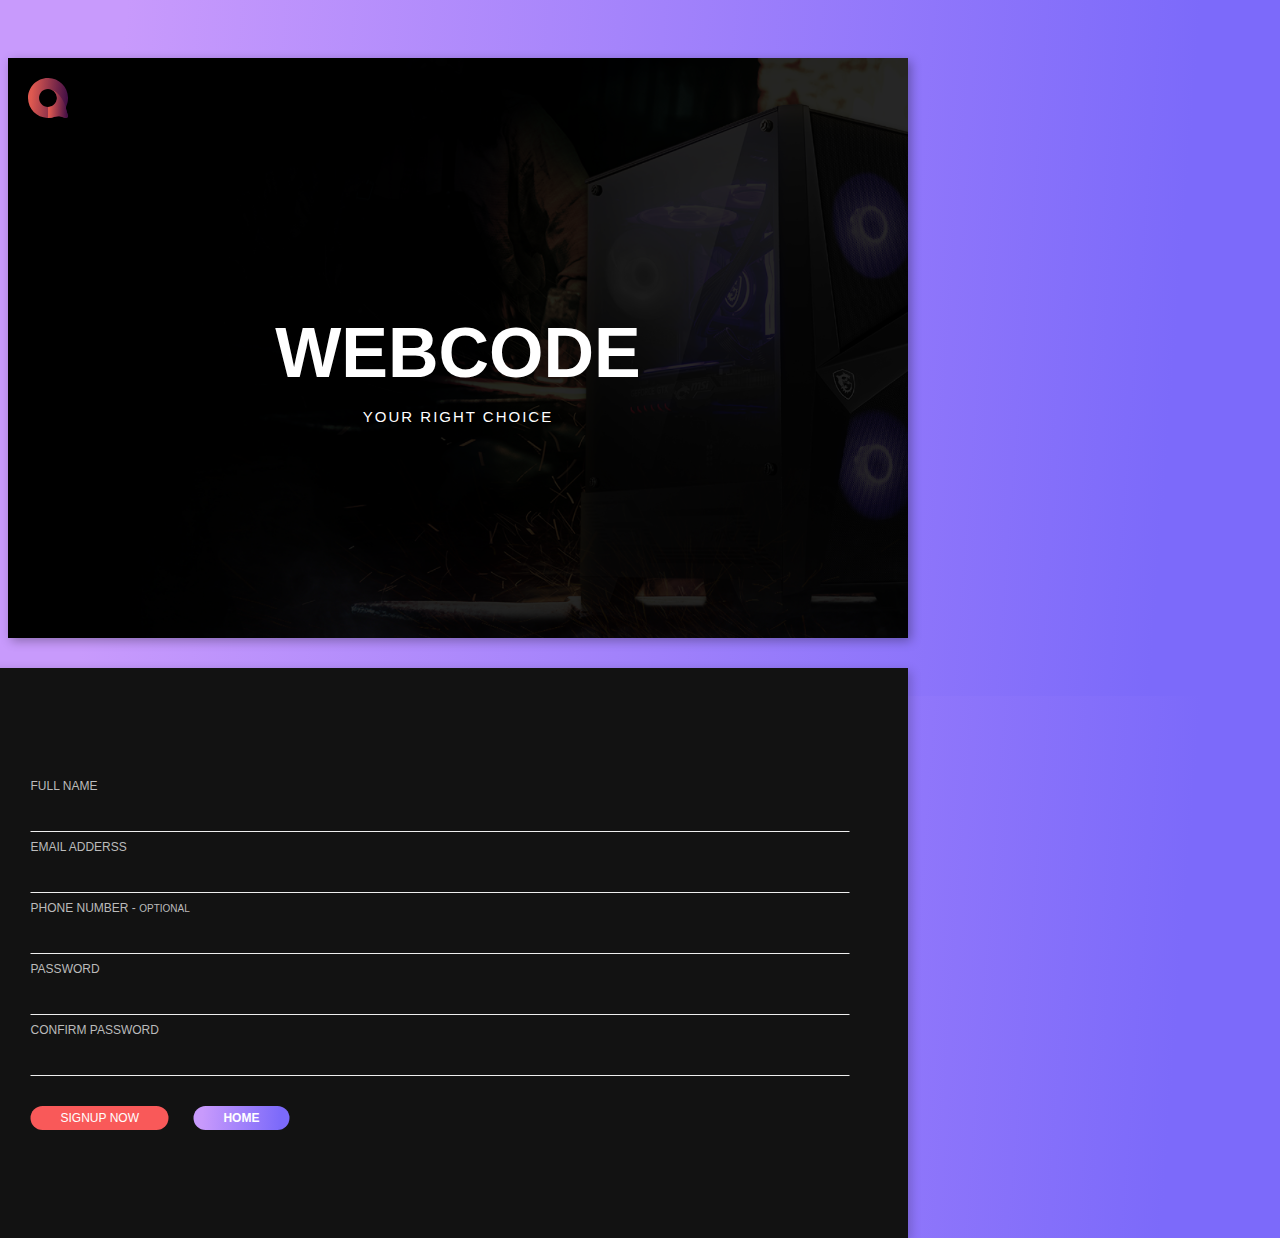
<file: form.html>
<!DOCTYPE html>
<html lang="en">
<head>
    <meta charset="UTF-8">
    <meta http-equiv="X-UA-Compatible" content="IE=edge">
    <meta name="viewport" content="width=device-width, initial-scale=1.0">
    <title>Document</title>
    <link rel="stylesheet" href="css/form.css">
    <!-- CSS only -->
<link href="https://cdn.jsdelivr.net/npm/bootstrap@5.2.3/dist/css/bootstrap.min.css" rel="stylesheet" integrity="sha384-rbsA2VBKQhggwzxH7pPCaAqO46MgnOM80zW1RWuH61DGLwZJEdK2Kadq2F9CUG65" crossorigin="anonymous">
</head>
<body>
    
<div class="container">
    <section id="formHolder">
 
       <div class="row">
 
          <div class="col-sm-6 brand">
            <svg class="logo" width="40" height="40" viewBox="0 0 40 40" fill="none" xmlns="http://www.w3.org/2000/svg">
                <g clip-path="url(#clip0_1_180)">
                <path d="M39.9023 37.3864L38.2047 31.3961C37.87 30.2157 37.9309 28.9531 38.4116 27.8244C39.525 25.2111 40.097 22.3149 39.9875 19.2726C39.6102 8.70975 30.9275 0.19135 20.3617 0.00272783C9.02913 -0.198063 -0.198124 9.0292 0.00266679 20.3617C0.191289 30.9276 8.70969 39.6103 19.2695 39.9875C21.9284 40.0818 24.4748 39.6559 26.8204 38.8041C28.6884 38.1256 30.7176 38.01 32.6282 38.5546L37.3802 39.9054C38.9166 40.3435 40.3373 38.9227 39.9023 37.3864ZM11.0644 19.9997C11.0644 15.0651 15.065 11.0645 19.9996 11.0645C24.9342 11.0645 28.9348 15.0651 28.9348 19.9997C28.9348 24.9343 24.9342 28.9349 19.9996 28.9349C15.065 28.9349 11.0644 24.9343 11.0644 19.9997Z" fill="url(#paint0_linear_1_180)"/>
                <path d="M37.8916 29.0203C37.8916 29.0203 37.8217 28.7982 37.6848 28.4027C36.62 25.3848 31.442 12.3181 21.2047 11.1499C25.5704 11.7371 28.9351 15.476 28.9351 19.9999C28.9351 24.9345 24.9345 28.9351 19.9999 28.9351V39.9969C22.3942 39.9969 24.6911 39.5801 26.8208 38.8073C28.6887 38.1289 30.7179 38.0133 32.6285 38.5579L37.3805 39.9086C38.9169 40.3437 40.3376 38.926 39.9026 37.3866L38.205 31.3963C38.0042 30.6936 37.9494 29.9573 38.0377 29.2424L37.8916 29.0203Z" fill="url(#paint1_linear_1_180)"/>
                </g>
                <defs>
                <linearGradient id="paint0_linear_1_180" x1="4.85168" y1="-0.000474682" x2="40.3752" y2="2.96995" gradientUnits="userSpaceOnUse">
                <stop stop-color="#DF5950"/>
                <stop offset="1" stop-color="#451046"/>
                </linearGradient>
                <linearGradient id="paint1_linear_1_180" x1="22.4238" y1="11.1499" x2="40.2335" y2="12.1815" gradientUnits="userSpaceOnUse">
                <stop stop-color="#DF5950"/>
                <stop offset="1" stop-color="#451046"/>
                </linearGradient>
                <clipPath id="clip0_1_180">
                <rect width="40" height="40" fill="white"/>
                </clipPath>
                </defs>
            </svg>
 
             <div class="heading">
                <h2>WEBCODE</h2>
                <p>Your Right Choice</p>
             </div>
          </div>
 
 
          <!-- Form Box -->
          <div class="col-sm-6 form"> 

 
             <!-- Signup Form -->
             <div class="signup form-peice">
                <form class="signup-form"  method="post">
 
                   <div class="form-group">
                      <label for="name">Full Name</label>
                      <input type="text" name="username" id="name" class="name">
                   </div>
 
                   <div class="form-group">
                      <label for="email">Email Adderss</label>
                      <input type="email" name="emailAdress" id="email" class="email">
                   </div>
 
                   <div class="form-group">
                      <label for="phone">Phone Number - <small>Optional</small></label>
                      <input type="text" name="phone" id="phone">
                   </div>
 
                   <div class="form-group">
                      <label for="password">Password</label>
                      <input type="password" name="password" id="password" class="pass">
                   </div>
 
                   <div class="form-group">
                      <label for="passwordCon">Confirm Password</label>
                      <input type="password" name="passwordCon" id="passwordCon" class="passConfirm">
                   </div>
 
                   <div class="call-to-action">
                      <input type="submit" value="Signup Now" id="submit">
                      <a href="index.html"><button type="button" id="submit">Home</button></a>
                   </div>
                </form>
             </div>
          </div>
       </div>
 
    </section>
 
 
 
 </div>
    
    <!-- JavaScript Bundle with Popper -->
<script src="https://cdn.jsdelivr.net/npm/bootstrap@5.2.3/dist/js/bootstrap.bundle.min.js" integrity="sha384-kenU1KFdBIe4zVF0s0G1M5b4hcpxyD9F7jL+jjXkk+Q2h455rYXK/7HAuoJl+0I4" crossorigin="anonymous"></script>
</body>
</html>
</file>
<file: css/main.css>
* {
    margin: 0px;
    padding: 0px;
    box-sizing: border-box;
}
@import url('https://fonts.googleapis.com/css2? family= Roboto & display=swap');
body {
    color: #ffffff;
    font-family: 'Roboto', sans-serif;
    background-image: url(../photo/bgc.png);
    -webkit-overflow-scrolling: touch;
}
html {
    scroll-behavior: smooth;
}
html::-webkit-scrollbar {
    display: none;
}
h1 {
    font-size: 36px;
    font-weight: bold;
}
header {
    position: relative;
    background:#222222 url(../photo/main-screen__bgc.png) no-repeat center center;
    background-repeat:no-repeat;
    background-size: cover;
    background-position:center center;
    width: 100%;
    height: 90vh;
    box-sizing: border-box;
}   
section {
    margin: 10% 0% 10% 0%;
    height: auto;
}
.scroll-to-top {
    max-width: 3%;
    opacity: 0;
    position: fixed;
    bottom: 700px;
    right: 40px;
    z-index: 100;
    transition: 0.5s ease-in;   
}
.scroll-to-top.active {
    bottom: 40px;
    visibility: visible;
    opacity: 0.7;
}
.scroll-to-top g {
    stroke: #DF5950;
}
.scroll-to-top g:hover {
    cursor: pointer;
    fill: rgb(61, 61, 61);
}

a {
    font-size: 12px;
    text-decoration: none;
    color: #ffffff;
}
.navbar {
    margin: auto;
    width: 92%;
    display: flex;
    flex-direction: row;
    align-items: center;
    justify-content: space-between  ;
    padding: 35px 0px;
    height: 80px;
}
.navbar_logo svg {
    width: 35px;
}
.navbar_menu {
    display: flex;
    flex-direction: row;
    justify-content: space-around;
    padding-left: 28%;
    padding-right: 10%;
    max-width: 80%;
}
.menu_item {
    margin-right: 15%;
}

.navbar_buttons button {
    cursor: pointer;
    padding: 10px 30px;
    border-radius: 50px;
    color: #FFFFFF;
    border: none;
    font-size: 14px;
    text-align: center;
    background: linear-gradient(94.26deg, #C89AFC 9.51%, #7C6AFA 90.23%);
}
.navbar_buttons button:hover {
    transform: scale(1.1);
    transition: 0.5s;
}
.header_title {
    width: fit-content;
    margin-left: 15%;
    margin-top: 8%;
}
.header_text h1 {
    margin-left: 20px;
    text-align: left;
    font-size: 48px;
    font-weight: bold;
    width: 450px;
    height: 180px;
    padding-bottom: 10px;
    line-height: 150%;
}

.header_timer {
    width: 500px;
    margin-left: -20px;
    display: flex;
    flex-direction: row;
    justify-content: center;
}
.timer_count {
    font-size: 30px;
    font-weight: bold;
    line-height: 150%;
}
.time_name {
    font-size: 12px;
    font-style: normal;
    opacity: 0.5;
}
.menu_item a:hover {
   border-bottom: #DF5950 3px solid;
   transition: .5s;
   padding-bottom: 7px; 
} 
.time {
    width: 80px;
    height: 85px;
    background: #121212;
    display: flex;
    flex-direction: column;
    justify-content: center;
    align-items: center;
    margin: 0px 30px 0px 0px;
}
.main_screen_section {
    width: 100%;
    height: 100px;
    background: #161616;
    position: relative;
    top: -25vh;
    display: flex;
    align-items: center;
}
.screen_section {
    margin: auto;
    width: calc(1600px/100*67);
    display: flex;
    align-items: center;
    justify-content: space-between;
    flex-direction: row;
}
.main_screen_button {
    background: linear-gradient(94.78deg, #DF5950 11.19%, #451046 93.72%);
    border-radius: 50px;
    width: 140px;
    height: 35px;
    font-weight: bold;
    display: flex;
    justify-content: center;    
    align-items: center;
}
.main_screen_button a {
    padding: 5px 15px;

}
.student_info {
    display: flex;
    flex-direction: row;
    justify-content: space-between;
    align-items: center;
    font-size: 12px;
    padding: 5px;
}
.about {
    display: flex;
    flex-direction: column;
    justify-content: left;
    opacity: 0.5;
    letter-spacing: 0.5px;
    justify-self: flex-end;
}
.number {
    justify-self: flex-end;
    display: flex;
    flex-direction: column;
    justify-content: right;
    padding-left: 30px;
}
.section_item_line {
    display: flex;
    align-items: center;
    flex-direction: row;
}
.block {
    max-width: 68%;
    border-radius: 4px;
    background: linear-gradient(94.78deg, #DF5950 11.19%, #451046 93.72%);
    height: 5px;
    z-index: 10;
}
.underBlock {
    z-index: 1;
    border-radius: 4px;
    width: 570px;
    height: 5px;
    background: rgb(255, 255, 255);
}
.blockNumber {
    opacity: 0.5;
    float: right;
    position: relative;
    left: 5px;
}
.about .students {
    padding: 7px 0px 7px 0px;
}
.number .first, .second {
    padding: 7px 0px 7px 0px;
}
.__about {
    position: relative;
    right: 5px;
    display: flex;
    align-items: center;
    justify-content: left;
    margin-bottom: 7px;
}
.__about .students {
    opacity: 0.5;
}
.student_block {
    padding-left: 5px;
}
.underBlock__info {
    display: flex;
    justify-content: space-between;
    flex-direction: row;
    opacity: 0.5;
    margin-top: 7px;
    font-size: 12px;
}
/* start of the second page */
section.second_section {
    margin: 0% 0% 5% 0%;
    width: 100%;
    height: fit-content;
}
.aboutCompany {
    display: grid;
    grid-template-columns: repeat(12, 1fr);
}
.square {
    grid-column: 3 / 5;
    grid-row: 1;
}
.computer {
    grid-column: 3;
    grid-row: 1;
    padding: 15% 0% 0% 0%;
}
.computer img {
    max-width: 460px;
    display: block;
}
.second_section_inner_header {
    font-size: 36px;
    text-align: left;
    font-weight: bold;
    grid-row: 1/3;
    line-height: 140%;
}
.second_section_inner_paragraph {
    font-size: 14px;
    grid-row: 3/6;
    text-align: left;
}
.second_section_inner {
    grid-column: 6/11;
    display: grid;
    grid-template-rows: 50px 100px repeat(4, 50px) 170px;
}
/* after images */
.fastStart {
   

}
.fastStart p {
    opacity: 0.5;
}
.fastStart_header {
    display: flex;
    flex-direction: row;
    align-items: center;
    margin-left: calc(100%/6);
    margin-bottom: 3%;
}
.fastStart_header h1 {
    margin-left: 3%;
    font-size: 36px;
    font-weight: bold;
}
.fastStart_title {
    width: 403px;
    margin: 0% 0% 3% calc(100%/6);
}
.fastStart_constructor {
    display: grid;
    grid-template-columns: repeat(6, 1fr);
}
.fastStart_constructor p {
    font-size: 12px;
    padding: 10px 5px 0px 0px
}
.fastStart_constructor h1 {
    font-size: 24px;
}

.block1_constructor, .block2_constructor, .block3_constructor, .block4_constructor {
    display: grid;
    grid-template-rows: 50px 80px 100px;
}
.block1_constructor {
    grid-column: 2;
}
.block2_constructor {
    grid-column: 3;
}
.block3_constructor {
    grid-column: 4;
}
.block4_constructor {
    grid-column: 5;
}
.block1_rect {
    width: 100%;
    height: 100%;
    background: linear-gradient(94.26deg, #C89AFC 9.51%, #7C6AFA 90.23%);
}
.block2_rect {
    align-self: center;
    width: 100%;
    height: 72%;
    background: linear-gradient(94.26deg, #C89AFC 9.51%, #7C6AFA 90.23%);
}
.block3_rect {
    align-self: center;
    width: 100%;
    height: 50%;
    background: linear-gradient(94.26deg, #C89AFC 9.51%, #7C6AFA 90.23%);
}
.block4_rect {
    align-self: center;
    width: 100%;
    height: 25%;
    background: linear-gradient(94.26deg, #C89AFC 9.51%, #7C6AFA 90.23%);
}
/* after fast start */
section.getProfession {

}
.getProfession_header {
    text-align: center;
    font-size: 24px;
}
.getProfession_constructor {
    margin: auto;
    padding-top: 8%;
    width: 80%;
    display: grid;
    grid-template-columns: repeat(auto, 300px);
}
.getProfession_constructor h2{
    font-size: 16px;
    font-weight: bold;
}
.getProfession_constructor .block1, .getProfession_constructor .block2, .getProfession_constructor .block3 {
    display: grid;
    grid-template-rows: 150px 50px 110px;
}

.getProfession_constructor p {
    width: 60%;
    margin: auto;
    padding: 10px 0px 10px 0px;
    opacity: 0.5;
    font-size: 12px;
}
.block1 {
    text-align: center;
    grid-column: 2;
    grid-row: 2;
}
.block2 {
    text-align: center;
    grid-column: 3;
    grid-row: 2;
}
.block3 {
    text-align: center;
    grid-column: 4;
    grid-row: 2;
}
.svgPicture {
    justify-self: center;
}

.partners_header {
    display: flex;
    flex-direction: row;
    align-items: center;
    margin-left: calc(100%/6.3);
    margin-bottom: 3%;
}
.partners_header h1 {
    margin-left: 3%;
    font-size: 36px;
    font-weight: bold;
}
.partners_constructor {
    margin: auto;
    width: 75%;
    display: grid;
    grid-template-columns: repeat(auto-fit, minmax(auto, 300px));
    justify-content: center;
}
.partner {
    display: grid;
}
.partner img {
    max-width: 80%;
    height: 90%;
    margin: auto;
    align-self: center;
}
.studingProgram {
    display: flex;
    flex-direction: column;
    align-items: center;
    justify-content: center;
    position: relative;
}
.studingProgram_title h1{
    padding: 15% 0% 7% 0%;
    text-align: center;
}
.studingProgram_title p {
    text-align: center;
    opacity: 0.5;
    width: 70%;
    margin: auto;
}
.studingProgram_constructor {
    padding-top: 10%;
    width: 51%;
    margin: auto;
    display: grid;
    grid-template-columns: 1fr 4px 1fr;
    grid-template-rows: repeat(8, minmax(100px, auto));
    grid-template-areas: 
    "a b c"
    "d b f"
    "g b i"
    "j b l"
    "m b p"
    "q b s"
    "t b v";
}
.studingProgram_constructor .card {
    padding: 0px 40px 0px 40px;
}
.studingProgram_constructor .card h4 {
    padding-bottom: 20px;
    opacity: 0.3;
    font-size: 16px;
    font-weight: 400;
}
/* .studingProgram_constructor .card_inner {
    
} */
.middleBlock {
    width: 4px;
    border-radius: 2px;
    background: linear-gradient(94.26deg, #C89AFC 9.51%, #7C6AFA 90.23%);
}
section.teachers {
    margin-top: 10%;
}
.teachers_header {
    display: flex;
    flex-direction: row;
    align-items: center;
    margin-left: calc(100%/6.3);
    margin-bottom: 3%;
}
.teachers_header h1 {
    margin-left: 3%;
}
.teachers_inner {
    padding-top: 5%;
    width: 60%;
    gap: 15px;
    margin: auto;
    display: grid;
    justify-content: space-between;
    grid-template-columns:  repeat(auto-fit, minmax(auto, 270px));
}
.teachers_inner .single-item:nth-child(1) {
    justify-self: start;
}
.teachers_inner .single-item:nth-child(2) {
    justify-self: center;
}
.teachers_inner .single-item:nth-child(3) {
    justify-self: end;
}
.teachers_inner .single-item {
    display: grid;
    grid-template-rows: repeat(4, minmax(40px, auto));
}
.teachers_inner .single-item h2 {
    padding: 15% 0% 10% 0%;
    text-align: center;
}
.teachers_inner .single-item p {
    font-size: 14px;
    text-align: center;
}
.teachers_inner a {
    justify-self: center;
    border: 1px solid whitesmoke;
    border-radius: 15px;
    padding: 7px 20px 7px 20px;
}
.footer_inner {
    margin: auto;
}
.footer_title {
    display: flex;
    flex-direction: column;
    justify-content: center;

}
.footer_title>h1, .footer_title p {
    text-align: center;
    padding: 20px;
}
.footer_title p {
    margin: auto;
    width: 350px;
    opacity: 0.5;
    font-size: 12px;
    padding: 30px 0px 60px 0px;
}
.footer_text-group {
    margin-top: 5%;
    width: 90%;
    margin: auto;
    display: flex;
    justify-content: center;
    align-items: center;

}
.footer_text-group input {
    width: 300px;
    height: 44px;
    background: #767676;
    opacity: 0.4;
    border-radius: 50px 0px 0px 50px;
    position: relative;
    left: 20px;
    outline: none;
    border: none;
    color: #161616;
    font-size: 16px;
    padding: 0px 20px;
} 
.footer_text-group input::placeholder {
    color: #ffffff;
    font-weight: 700;
    padding-left: 20px;
}

.footer_text-group button {
    width: 200px;
    height: 44px;
    z-index: 2;
    border-radius: 50px;
    border: none;
    background: linear-gradient(94.78deg, #DF5950 11.19%, #451046 93.72%);
    font-weight: 700;
    font-size: 16px;
    line-height: 150%;
    text-align: center;
    color: #FFFFFF;
    position: relative;
    right: 20px;
}
.footer_links {
    width: 30ch;
    margin: auto;
    margin-top: 70px;
    display: flex;
    justify-content: space-around;
}
.footer_links-item a {
    display: flex;
    align-items: center;
    justify-content: center;
}
.footer_links-item img, .footer_links-item svg, .footer_links-item a {
    position: absolute;
}
footer {
    margin-top: 10%;
    width: 100%;
    height: 400px;
}

/* burger menu */

.check_box {
    display: none;
}
.check_box .check-box_line {
    width: 100%;
    height: 5px;
    background: linear-gradient(94.26deg, #4f3d63 9.51%, #7C6AFA 90.23%);
    border-radius: 2px;
    margin: 5px 0px 5px 0px;
}
@media screen and (max-width: 1400px) {
    .teachers_inner {
        justify-content: space-around;
    }
    .teachers_inner .single-item {
        margin: auto;
        justify-self: center;
    }
}
@media screen and (max-width: 1192px) {
    .student_block {
        margin: auto;
    }
    .screen_section {
        justify-content: space-around;
        flex-wrap: wrap;
    }
}
@media screen and (max-width: 1000px) {
    .navbar_menu {
        position: absolute;
    }
    .menu_item {
        margin-right: 10%;
    }
}
@media screen and (max-width: 923px) {
    .navbar_menu {
        margin-left: -5%;
    }
    .menu_item {
        margin-right: 5%;
    }
    .main_screen_section {
        height: fit-content;
    }
    .student_block {
        padding-bottom: 10px;
    }

}
@media screen and (max-width: 800px) {
    .second_section .aboutCompany .square>svg, 
    .second_section .aboutCompany .computer>img {
        max-width: 370px;
        max-height: 370px;
    }
    .second_section .aboutCompany .square,
    .second_section .aboutCompany .computer {
        margin: auto;
    }
    .second_section_inner {
        grid-column: 2/12;
        grid-row: 3/4;
        grid-template-rows: 50px 50px repeat(3, 50px);
    }
    .second_section_inner ,.second_section_inner_header {
        margin: auto;
    }
    .second_section_inner ,.second_section_inner_paragraph {
        text-align: justify;
    }
    .square, .computer {
        grid-column: 6;
    }
    .fastStart_constructor p {
        z-index: 5;
    }
    .teachers_inner .single-item {
        padding: 10px;
        border-radius: 15px;
        border: 2px solid #4f3d63;
    }
    .teachers_inner p {
        padding: 10px;
        max-width: 180px;
        margin: auto;
    }
    .studingProgram_constructor {
        width: 70%;
    }
    .partners_header h1 {
        width: 80%;
    }
    .partners_constructor {
        grid-template-columns: repeat(auto-fit, minmax(auto, 250px));
    }
}
@media screen and (max-width: 768px) {
    .navbar_menu {
        display: none;
    }
    .main_screen_section {
        height: fit-content;
    }
    .check_box {
        display: flex;
        order: 3;
        width: 60px;
        height: 80px;
        display: flex;
        flex-direction: column;
        justify-content: center;
    } 
    .partners_constructor {
        grid-template-columns: repeat(auto-fit, minmax(100px, 220px));
    }
}
@media screen and (max-width: 650px) {
    header {
        background:#222222 url(../photo/bg-960-460.png) no-repeat center center;
        background-size:cover;
        background-position-x: -500px;
    }
    h1 {
        font-size: 28px;
    }
    h2 {
        font-size: 24px;
    }
   
    .studingProgram_constructor {
        width: 80%;
    }
    .fastStart_header {
        margin-left: 10%;
    }
    .fastStart_header h1 {
        font-size: 28px;
    }
    .fastStart_constructor {
        display: grid;
        grid-template-columns: repeat(10, 1fr);
    }
    .block1_constructor, .block2_constructor, .block3_constructor, .block4_constructor {
        display: grid;
        grid-template-rows: 50px 80px 100px;
    }
    .block1_constructor {
        grid-column: 2/span 2;
    }
    .block2_constructor {
        grid-column: 4/span 2;
    }
    .block3_constructor {
        grid-column: 6/span 2;
    }
    .block4_constructor {
        grid-column: 8/span 2;
    }
    .partners_header h1 {
        font-size: 28px;
    }
    
}
@media screen and (max-width: 621px) {
    .header_title {
        width: 70%;
        height: 40%;
        margin-left: 15%;
        margin-top: 10%;
        display: flex;
        flex-direction: column;
        justify-content: space-between;
    }
    .header_text {
        align-self: center;
    }
    .header_text h1 {
        font-size: 36px;
        width: 350px;
        height: 120px;
        text-shadow: 1px 1px 5px black;
    }
    .time {
        width: 70px;
        height: 73px;
        margin-left: 0;
        margin: 0;
    }
    .header_timer {
        width: 400px;
        margin-left: 0px;
        display: flex;
        flex-direction: row;
        justify-content: space-around;
    }
    .timer_count {
        font-size: 18px;
        font-weight: bold;

    }
    .time_name {
        font-size: 12px;
        font-style: normal;
        opacity: 0.5;
    }
    .student_block .underBlock {
        width: 92vw;
    }
    .__about, .zero {
        margin-left: 10px;
    }
    .blockNumber, .milion {
        margin-right: 10px;
    }
    .fastStart_title {
        margin-left: 10vw;   
    }
    .fastStart_constructor h1 {
        font-size: 18px;
        padding-top: 20px;
    }
    .fastStart_constructor {
        width: 100%;
        height: 140px; 
        overflow-x: auto;
        scroll-snap-type: x mandatory;
    }
    .block1_constructor, .block2_constructor, .block3_constructor, .block4_constructor {
        scroll-snap-align: start;
    }
    .partners_constructor {
        grid-template-columns: repeat(auto-fit, minmax(100px, 150px));
    }
    
    .studingProgram_constructor {
        width: 90%;
        margin: 0;
    }
    .getProfession_constructor h2 {
        font-size: 14px;
    }
    .getProfession_constructor p {
        font-size: 10px;
    }
}
@media screen and (max-width: 522px) {
    .header_title {
        margin-top: 20%;
        height: 200px;
    }
    .check_box {
        width: 10vw;
    }
    .header_text h1 {
        font-size: 28px;
        width: 90%;
        height: 120px;
    }
    .time {
        width: 21%;
        height: 10vh;

    }
    .header_timer {
        width: 300px;
    }
    .timer_count {
        font-size: 16px;
        font-weight: bold;
    }
    .time_name {
        font-size: 10px;
        font-style: normal;
        opacity: 0.5;
    }
    .scroll-to-top svg {
        opacity: 0.3;
        width: 40px;
    }
    .main_screen_section, .main_screen_section a {
        font-size: 14px;
    }
    .second_section_inner_paragraph p {
        margin: auto;
        width: 80%;
    }
    .fastStart_title {
        width: 90%;
    }
    .getProfession_constructor {
        padding-left: 0;
    }
    .getProfession_constructor h2 {
        margin: auto;
        width: 60%;
    }
    
    .block1 {
        margin: auto;
        width: 80%;
        grid-column: 2;
        grid-row: 1;
    }
    .block2 {
        margin: auto;
        width: 80%;
        grid-column: 2;
        grid-row: 2;
    }
    .block3 {
        margin: auto;
        width: 80%;
        grid-column: 2;
        grid-row: 3;
    }
    .studingProgram_constructor {
        grid-template-rows: repeat(8, minmax(50px, auto));
    }
    .studingProgram_constructor .card {
        padding: 0px 20px;
    }
}
@media screen and (max-width: 400px) {

    .header_timer {
        width: 100%;
    }
    .header_text h1 {
        font-size: 24px;
        width: 100%;
        height: 120px;
    }
    .computer>img, .square>svg {
        width: 300px;
    }
    .fastStart_header h1 {
        font-size: 18px;
    }
    .partners_header h1 {
        font-size: 18px;
    }
    h1 {
        font-size: 18px;
    }
    p {
        font-size: 12px;
    }
    a {
        font-size: 14px;
    }
    button {
        font-size: 14px;
    }
    .students {
        font-size: 12px;
    }
    .getProfession {
        margin-top: 20%;
    }
    .footer_text-group button {
        padding: 0px 10px 0px 10px;
    }
    .footer_title p {
        width: 80%;
    }
    .fastStart_constructor p {
        font-size: 8px;
    }
    .partners_constructor {
        grid-template-columns: repeat(auto-fit, minmax(100px, 120px));
    }
}
@media screen and (max-width: 355px) {
    #student_info {
        width: 90%;
        display: flex;
        justify-content: space-between;
    }
    .student_block {
        display: none;
    }
    .student_info {
        justify-content: space-between;
        padding: 5px 0px 5px 0px;
    }
    .main_screen_section {
        top: -22vh;
    }
    .main_screen_button {
        order: 1;
        margin-bottom: 15px;
        width: 90%;
    }
}
</file>
<file: css/form.css>
body {
    font-family: "Montserrat", sans-serif;
    background: linear-gradient(94.26deg, #C89AFC 9.51%, #7C6AFA 90.23%);
  }
  
  .container {
    max-width: 900px;
  }
  
  a {
    display: inline-block;
    text-decoration: none;
  }
  
  input {
    outline: none;
  }
  
  h1 {
    text-align: center;
    text-transform: uppercase;
    margin-bottom: 40px;
    font-weight: 700;
  }
  
  section#formHolder {
    padding: 50px 0;
  }
  
  .brand {
    padding: 20px;
    background: #222222 url(../photo/main-screen__bgc.png) no-repeat center center;
    background-size: cover;
    background-position: center center;
    color: #fff;
    min-height: 540px;
    position: relative;
    box-shadow: 3px 3px 10px rgba(0, 0, 0, 0.3);
    z-index: 9999;
  }
  .brand::before {
    content: "";
    display: block;
    width: 100%;
    height: 100%;
    position: absolute;
    top: 0;
    left: 0;
    background: rgba(0, 0, 0, 0.85);
    z-index: -1;
  }
 .heading {
    position: absolute;
    top: 50%;
    left: 50%;
    transform: translate(-50%, -50%);
    text-align: center;
    transition: all 0.6s;
  }
  .heading h2 {
    font-size: 70px;
    font-weight: 700;
    text-transform: uppercase;
    margin-bottom: 0;
  }
 .heading p {
    font-size: 15px;
    font-weight: 300;
    text-transform: uppercase;
    letter-spacing: 2px;  
    font-family: "Raleway", sans-serif;
  }
  
  .form {
    position: relative;
  }
 .form-peice {
    background: #121212;
    min-height: 480px;
    margin-top: 30px;
    box-shadow: 3px 3px 10px rgba(0, 0, 0, 0.2);
    color: #bbbbbb;
    padding: 30px 0 60px;
    position: absolute;
    top: 0;
    left: -30%;
    width: 130%;
 
  }
  .form form {
    padding: 0 40px;
    margin: 0;
    width: 70%;
    position: absolute;
    top: 50%;
    left: 60%;
    transform: translate(-50%, -50%);
  }
 .form-group {
    margin-bottom: 5px;
    position: relative;
  }

  label {
    font-size: 12px;
    font-weight: 400;
    text-transform: uppercase;
    font-family: "Montserrat", sans-serif;
    transform: translateY(40px);
    transition: all 0.4s;
    cursor: text;
    z-index: -1;
  }
   label:hover, label:focus {
    color: #121212;
  }

  form input:not([type=submit]) {
    background: none;
    border: none;
    display: block;
    padding: 10px 0;
    width: 100%;
    border-bottom: 1px solid #eee;
    color: #444;
    font-size: 15px;
    font-family: "Montserrat", sans-serif;
    z-index: 1;
  }

  form input[type=password] {
    color: #f95959;
  }
 .call-to-action {
    margin-top: 30px;
  }
    .call-to-action input {
    font-size: 12px;
    text-transform: uppercase;
    padding: 5px 30px;
    background: #f95959;
    color: #fff;
    border-radius: 30px;
    margin-right: 20px;
    border: none;
    font-family: "Montserrat", sans-serif;
  }
  .call-to-action button {
    background: linear-gradient(94.26deg, #C89AFC 9.51%, #7C6AFA 90.23%);
    border-radius: 30px;
    margin-right: 20px;
    border: none;
    font-family: "Montserrat", sans-serif;
    font-weight: 700;
  }
  .call-to-action a button {
    color: #fff;
    text-decoration: none;
    font-size: 12px;
    text-transform: uppercase;
    padding: 5px 30px;
  }
  
  @media (max-width: 768px) {
    section#formHolder {
      padding: 0;
    }
    #formHolder .brand {
      width: 100vw;
      min-height: 200px;
    }
    .brand h2 {
      font-size: 36px;
    }
    section#formHolder .brand p {
      position: relative;
      top: 15px;
    }
    section#formHolder .form {
      width: 100vw;
      min-height: 500px;
    }
    section#formHolder .form .form-peice {  
      margin: 0;
      left: 0;
      width: 100%;
      transition: all 0.5s ease-in-out;
    }
    .form form {
      margin: auto;
      left: 50%;
    }
    section#formHolder  > form {
      width: 100%;
      padding: 60px;
      left: 50%;
    }
  }
  @media (max-width: 480px) {
    section#formHolder .form {
      width: 100vw;
      margin-left: 0;
    }
    form button {
      margin-top: 10px;
    }

  }
</file>
